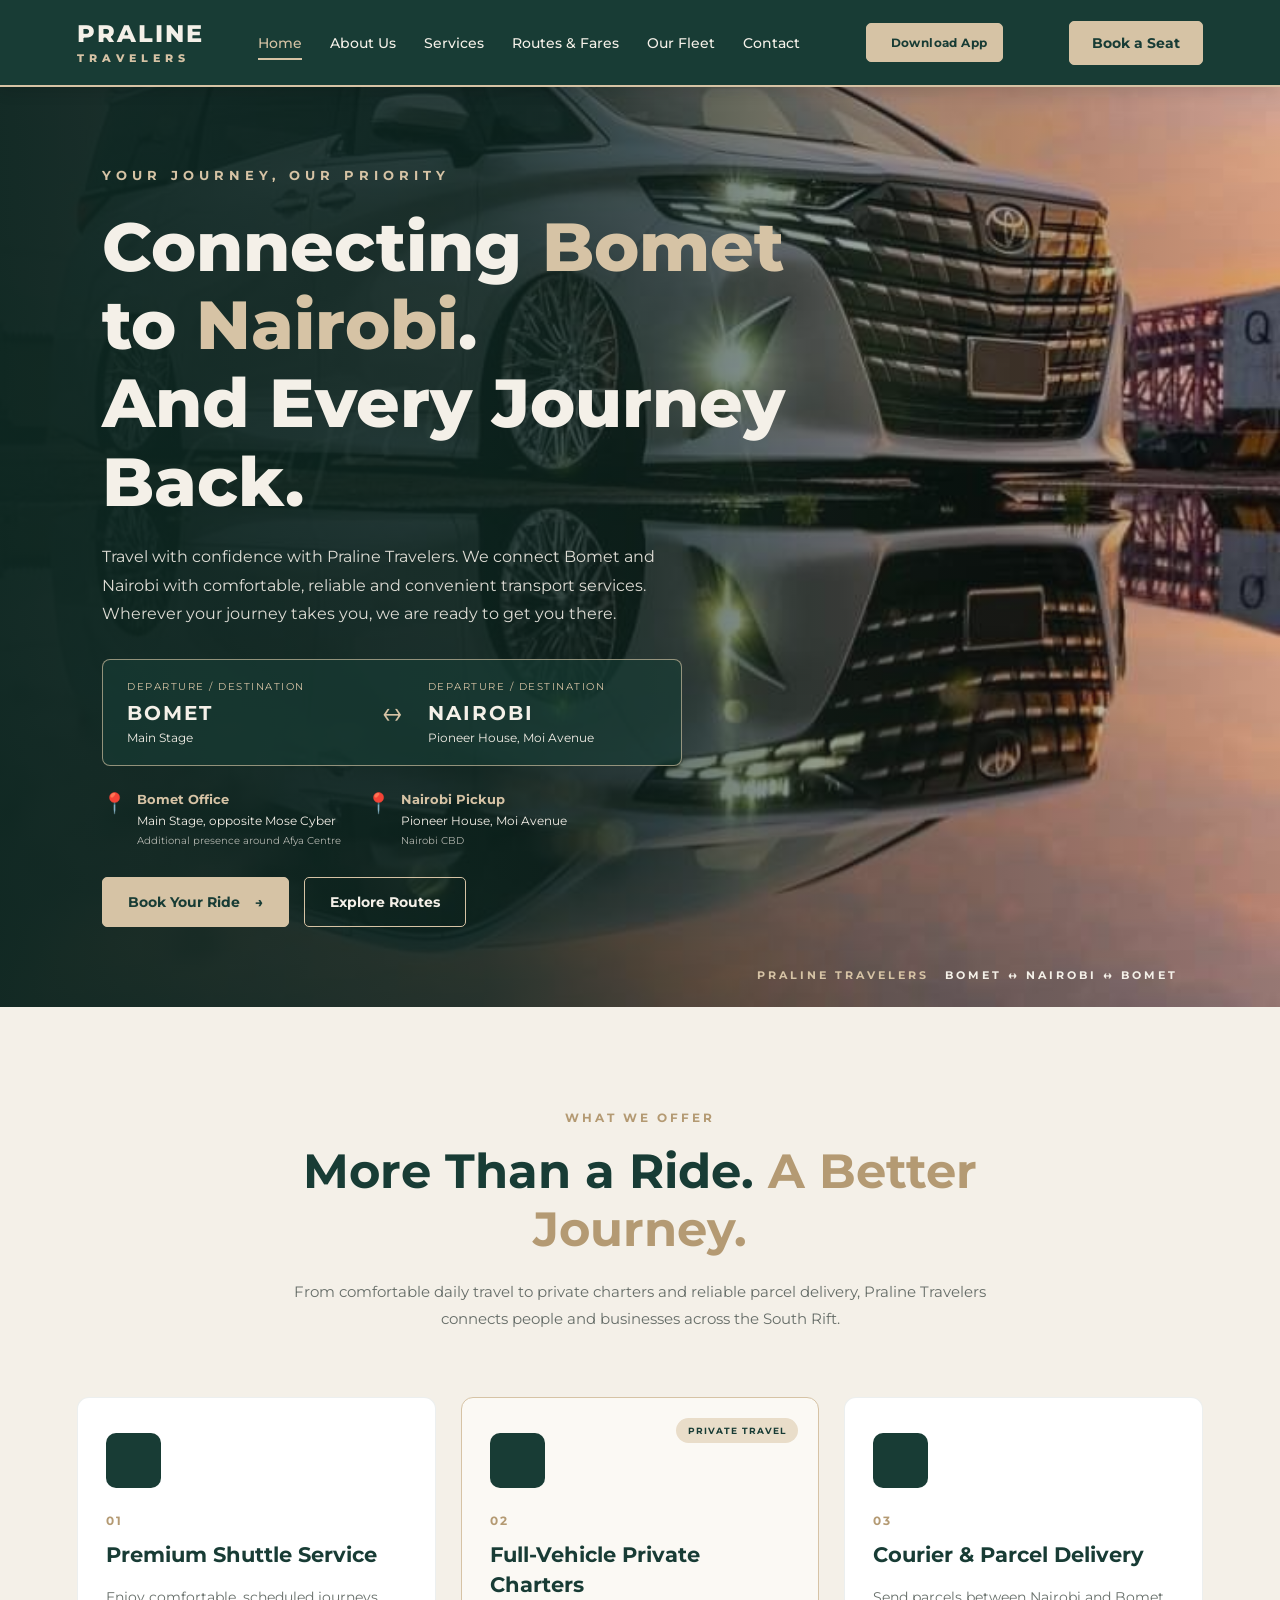
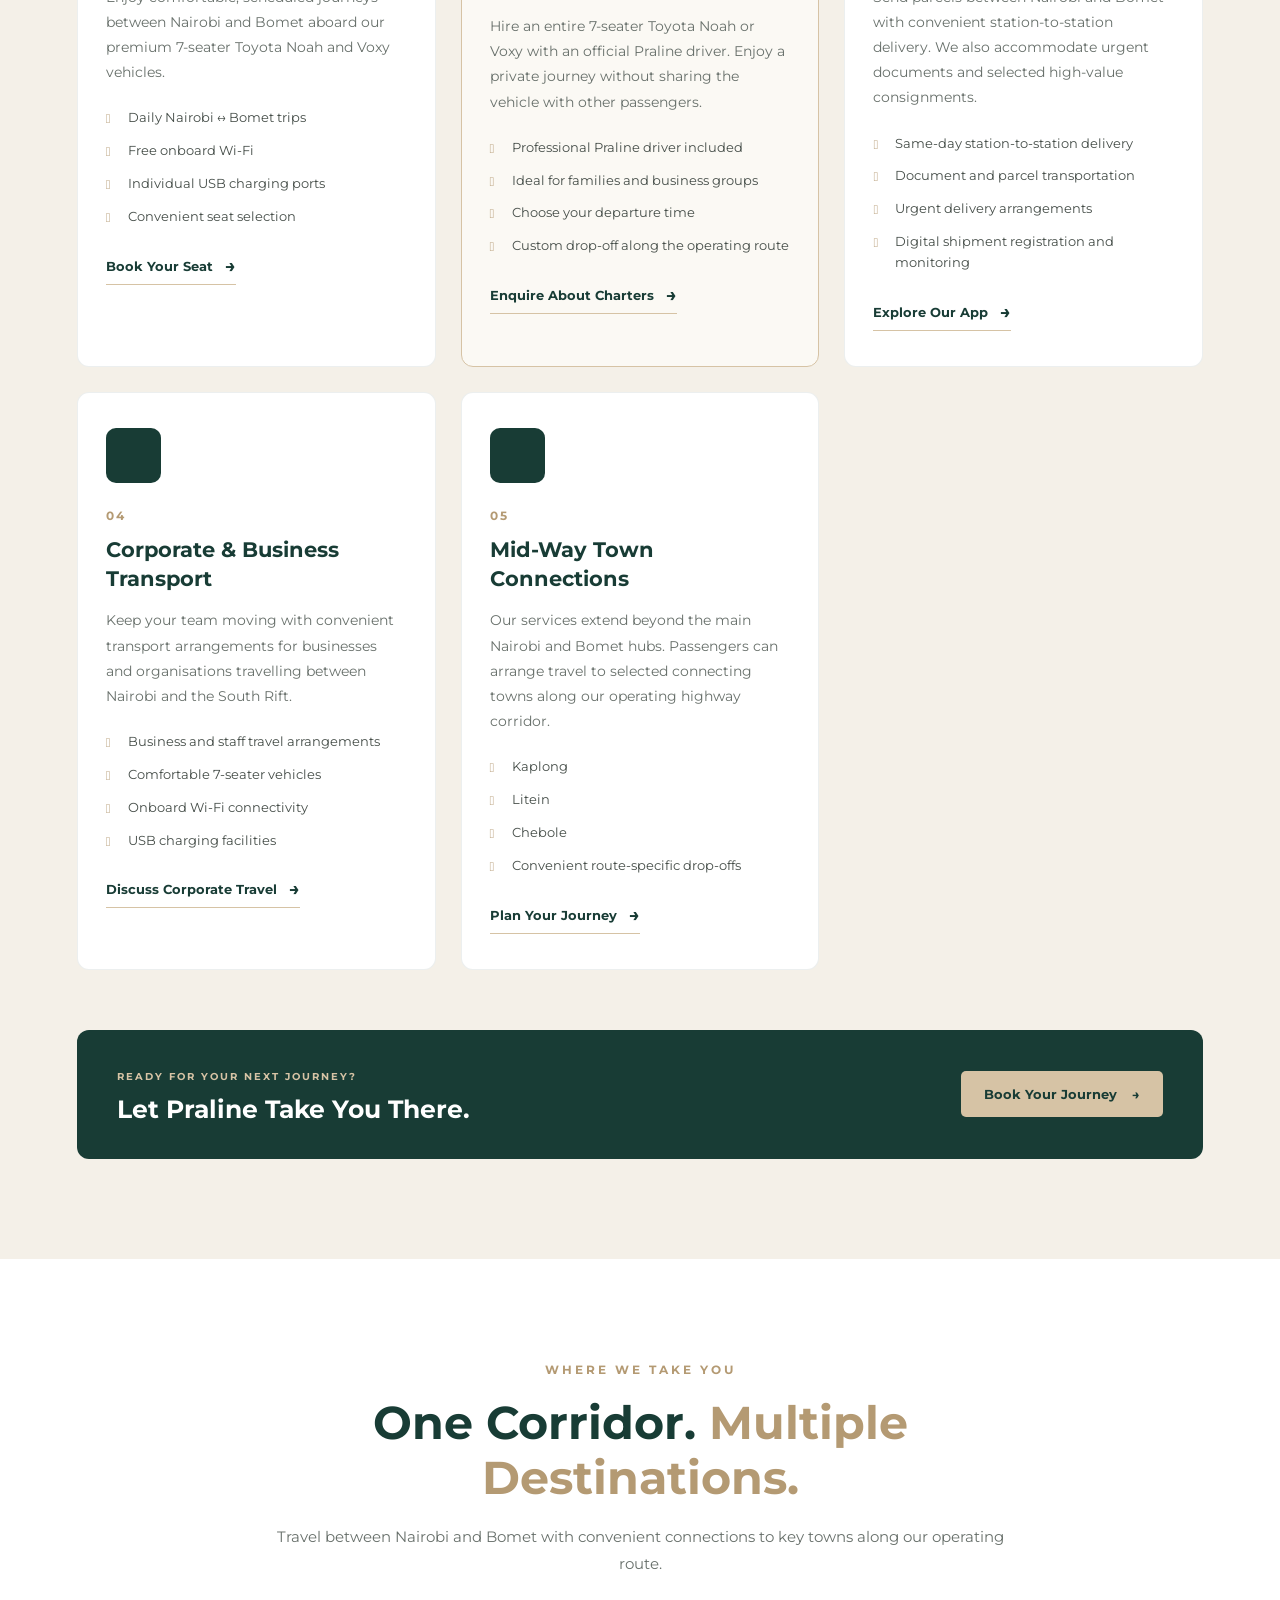
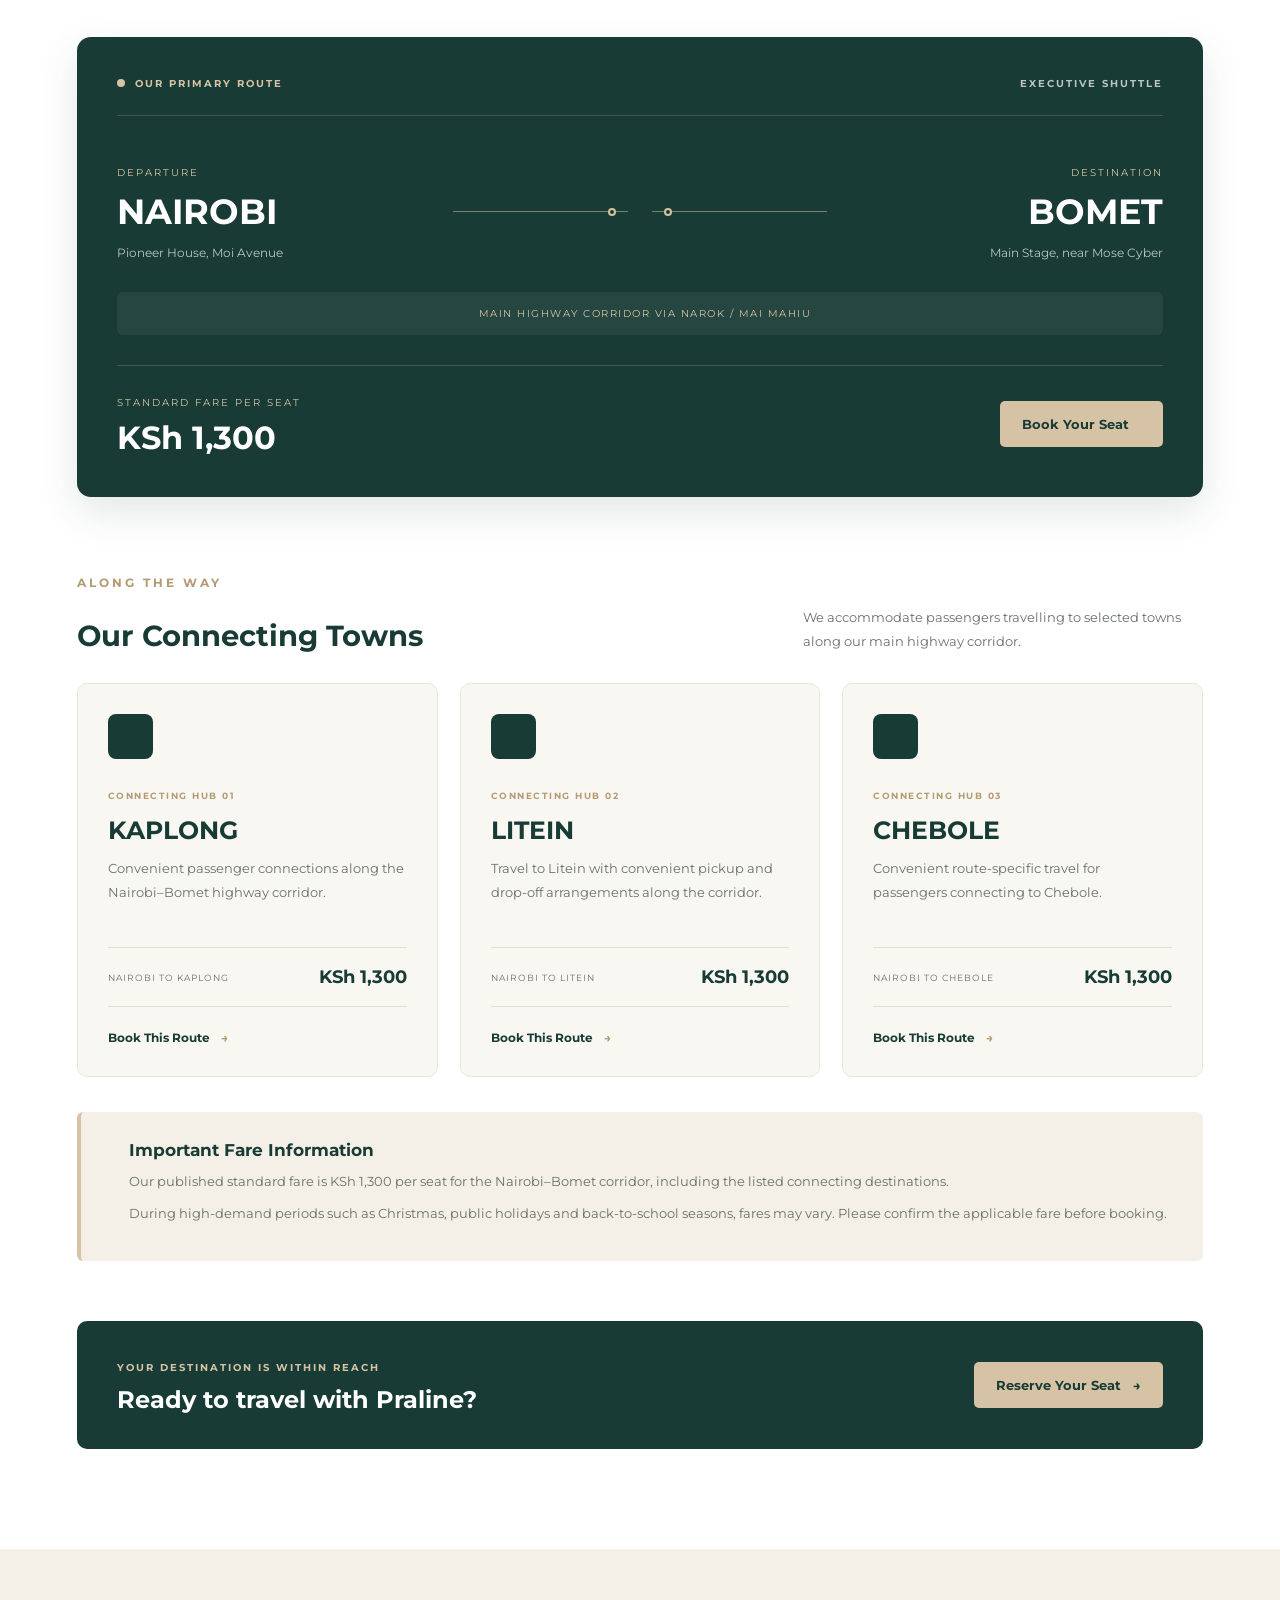
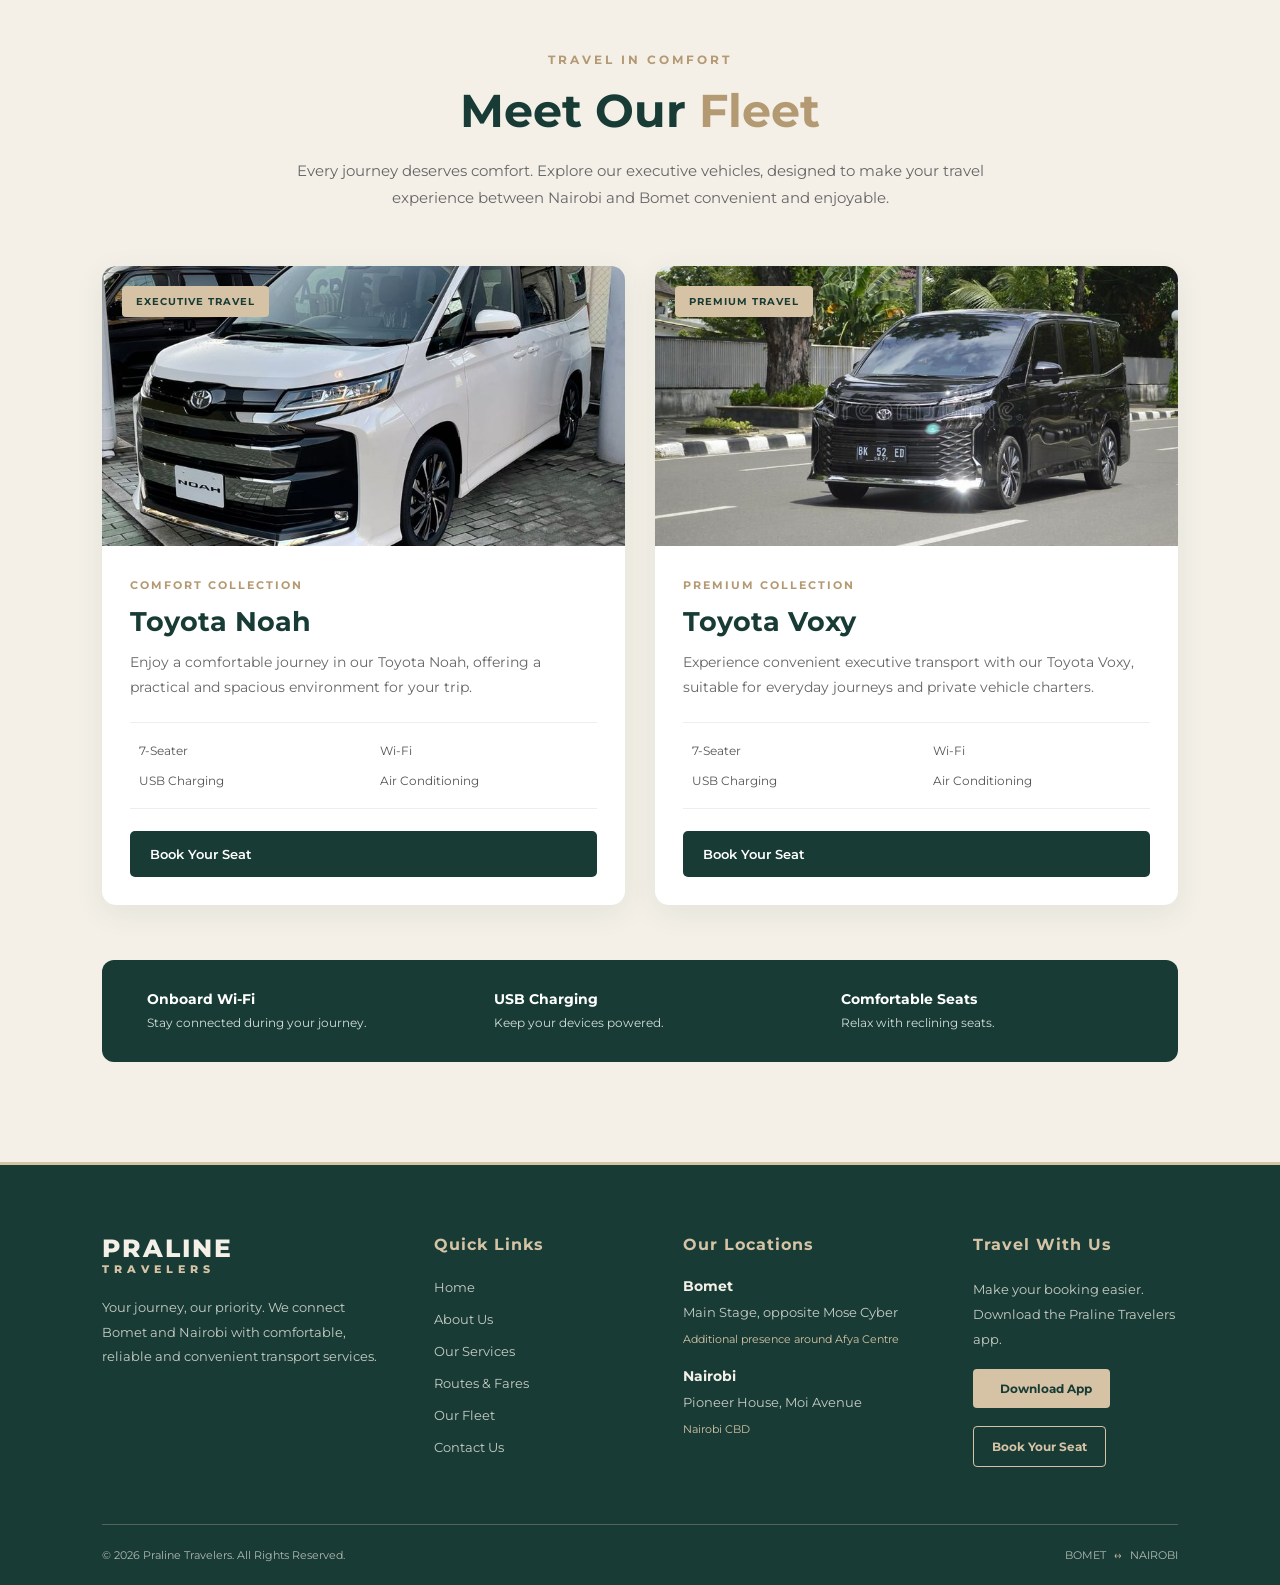
<file: index.html>
<!DOCTYPE html>
<html lang="en">

<head>
    <meta charset="UTF-8">
    <meta name="viewport" content="width=device-width, initial-scale=1.0">

    <title>PRALINE TRAVELERS</title>

    <!-- Google Fonts -->
    <link rel="preconnect" href="https://fonts.googleapis.com">
    <link rel="preconnect" href="https://fonts.gstatic.com" crossorigin>

    <link href="https://fonts.googleapis.com/css2?family=Montserrat:wght@400;500;600;700;800&display=swap" rel="stylesheet">

    <!-- Main Stylesheet -->
    <link rel="stylesheet" href="css/style.css">

    <!-- Main JavaScript -->
    <script src="js/script.js" defer></script>

</head>

<body>

    <!-- =================================
         HEADER / NAVBAR
    ================================== -->

    <header class="header">

        <nav class="navbar">

            <!-- LOGO -->
            <a href="#home" class="logo">
                PRALINE
                <span>TRAVELERS</span>
            </a>


            <!-- NAVIGATION LINKS -->
            <ul class="nav-links" id="navLinks">

                <li>
                    <a href="#home" class="active">Home</a>
                </li>

                <li>
                    <a href="#about">About Us</a>
                </li>

                <li>
                    <a href="#services">Services</a>
                </li>

                <li>
                    <a href="#routes">Routes & Fares</a>
                </li>

                <li>
                    <a href="#fleet">Our Fleet</a>
                </li>

                <li>
                    <a href="contact.html">Contact</a>
                </li>

                <!-- MOBILE BOOKING -->
                <li class="mobile-booking">
                    <a href="booking.html">Book a seat</a>
                </li>

            </ul>
            <a href="https://play.google.com/store/apps/details?id=com.pralinevoxytravelers.co.ke"
   class="download-app"
   target="_blank"
   rel="noopener noreferrer">
    <i class="fa-solid fa-download"></i>
    Download App
</a>


            <!-- DESKTOP BOOKING BUTTON -->
            <a href="booking.html" class="book-btn">
                Book a Seat
            </a>


            <!-- MOBILE HAMBURGER -->
            <button
                class="menu-toggle"
                id="menuToggle"
                aria-label="Open navigation menu"
                aria-expanded="false"
                aria-controls="navLinks"
                type="button"
            >

                <span></span>
                <span></span>
                <span></span>

            </button>

        </nav>

    </header>
    
<!-- =====================================
     PRALINE TRAVELERS HERO SECTION
===================================== -->

<main>

    <section class="hero" id="about">

        <!-- Dark background overlay -->
        <div class="hero-overlay"></div>

        <!-- Hero content -->
        <div class="hero-content">

            <span class="hero-subtitle">
                YOUR JOURNEY, OUR PRIORITY
            </span>

            <h1>
                Connecting <span>Bomet</span>
                to <span>Nairobi</span>.
                <br>
                And Every Journey Back.
            </h1>

            <p class="hero-description">
                Travel with confidence with Praline Travelers.
                We connect Bomet and Nairobi with comfortable,
                reliable and convenient transport services.
                Wherever your journey takes you, we are ready
                to get you there.
            </p>


            <!-- Route information -->

            <div class="hero-route">

                <div class="route-location">
                    <span class="route-label">DEPARTURE / DESTINATION</span>
                    <h3>BOMET</h3>
                    <p>Main Stage</p>
                </div>

                <div class="route-divider">
                    <span>↔</span>
                </div>

                <div class="route-location">
                    <span class="route-label">DEPARTURE / DESTINATION</span>
                    <h3>NAIROBI</h3>
                    <p>Pioneer House, Moi Avenue</p>
                </div>

            </div>


            <!-- Pickup locations -->

            <div class="pickup-details">

                <div class="pickup-item">
                    <span class="pickup-icon">📍</span>

                    <div>
                        <strong>Bomet Office</strong>
                        <p>Main Stage, opposite Mose Cyber</p>
                        <small>Additional presence around Afya Centre</small>
                    </div>
                </div>

                <div class="pickup-item">
                    <span class="pickup-icon">📍</span>

                    <div>
                        <strong>Nairobi Pickup</strong>
                        <p>Pioneer House, Moi Avenue</p>
                        <small>Nairobi CBD</small>
                    </div>
                </div>

            </div>


            <!-- Hero buttons -->

            <div class="hero-buttons">

                <a href="booking.html" class="hero-btn primary-btn">
                    Book Your Ride <span>→</span>
                </a>

                <a href="#routes" class="hero-btn secondary-btn">
                    Explore Routes
                </a>

            </div>

        </div>

        <!-- Bottom decorative label -->

        <div class="hero-bottom">
            PRALINE TRAVELERS
            <span> BOMET ↔ NAIROBI ↔ BOMET </span>
        </div>

    </section>
    
<!-- =========================================
     SERVICES SECTION
========================================= -->

<section class="services" id="services">

    <div class="services-container">

        <!-- SECTION HEADING -->
        <div class="services-heading">
            <span class="section-subtitle">WHAT WE OFFER</span>

            <h2>
                More Than a Ride.
                <span> A Better Journey.</span>
            </h2>

            <p>
                From comfortable daily travel to private charters
                and reliable parcel delivery, Praline Travelers
                connects people and businesses across the South Rift.
            </p>
        </div>


        <!-- SERVICES GRID -->
        <div class="services-grid">

            <!-- SERVICE 1 -->
            <article class="service-card">

                <div class="service-icon">
                    <i class="fa-solid fa-van-shuttle"></i>
                </div>

                <span class="service-number">01</span>

                <h3>Premium Shuttle Service</h3>

                <p>
                    Enjoy comfortable, scheduled journeys between
                    Nairobi and Bomet aboard our premium 7-seater
                    Toyota Noah and Voxy vehicles.
                </p>

                <ul class="service-features">
                    <li>Daily Nairobi ↔ Bomet trips</li>
                    <li>Free onboard Wi-Fi</li>
                    <li>Individual USB charging ports</li>
                    <li>Convenient seat selection</li>
                </ul>

                <a href="booking.html" class="service-link">
                    Book Your Seat <span>→</span>
                </a>

            </article>


            <!-- SERVICE 2 -->
            <article class="service-card featured-service">

                <span class="featured-label">PRIVATE TRAVEL</span>

                <div class="service-icon">
                    <i class="fa-solid fa-car-side"></i>
                </div>

                <span class="service-number">02</span>

                <h3>Full-Vehicle Private Charters</h3>

                <p>
                    Hire an entire 7-seater Toyota Noah or Voxy
                    with an official Praline driver. Enjoy a
                    private journey without sharing the vehicle
                    with other passengers.
                </p>

                <ul class="service-features">
                    <li>Professional Praline driver included</li>
                    <li>Ideal for families and business groups</li>
                    <li>Choose your departure time</li>
                    <li>Custom drop-off along the operating route</li>
                </ul>

                <a href="#contact" class="service-link">
                    Enquire About Charters <span>→</span>
                </a>

            </article>


            <!-- SERVICE 3 -->
            <article class="service-card">

                <div class="service-icon">
                    <i class="fa-solid fa-box-open"></i>
                </div>

                <span class="service-number">03</span>

                <h3>Courier & Parcel Delivery</h3>

                <p>
                    Send parcels between Nairobi and Bomet with
                    convenient station-to-station delivery.
                    We also accommodate urgent documents and
                    selected high-value consignments.
                </p>

                <ul class="service-features">
                    <li>Same-day station-to-station delivery</li>
                    <li>Document and parcel transportation</li>
                    <li>Urgent delivery arrangements</li>
                    <li>Digital shipment registration and monitoring</li>
                </ul>

                <a href="https://play.google.com/store/apps/details?id=com.pralinevoxytravelers.co.ke"
                   target="_blank"
                   rel="noopener noreferrer"
                   class="service-link">
                    Explore Our App <span>→</span>
                </a>

            </article>


            <!-- SERVICE 4 -->
            <article class="service-card">

                <div class="service-icon">
                    <i class="fa-solid fa-briefcase"></i>
                </div>

                <span class="service-number">04</span>

                <h3>Corporate & Business Transport</h3>

                <p>
                    Keep your team moving with convenient transport
                    arrangements for businesses and organisations
                    travelling between Nairobi and the South Rift.
                </p>

                <ul class="service-features">
                    <li>Business and staff travel arrangements</li>
                    <li>Comfortable 7-seater vehicles</li>
                    <li>Onboard Wi-Fi connectivity</li>
                    <li>USB charging facilities</li>
                </ul>

                <a href="#contact" class="service-link">
                    Discuss Corporate Travel <span>→</span>
                </a>

            </article>


            <!-- SERVICE 5 -->
            <article class="service-card">

                <div class="service-icon">
                    <i class="fa-solid fa-route"></i>
                </div>

                <span class="service-number">05</span>

                <h3>Mid-Way Town Connections</h3>

                <p>
                    Our services extend beyond the main Nairobi
                    and Bomet hubs. Passengers can arrange travel
                    to selected connecting towns along our
                    operating highway corridor.
                </p>

                <ul class="service-features">
                    <li>Kaplong</li>
                    <li>Litein</li>
                    <li>Chebole</li>
                    <li>Convenient route-specific drop-offs</li>
                </ul>

                <a href="booking.html" class="service-link">
                    Plan Your Journey <span>→</span>
                </a>

            </article>

        </div>


        <!-- BOTTOM CALL TO ACTION -->
        <div class="services-bottom">

            <div>
                <span>READY FOR YOUR NEXT JOURNEY?</span>

                <h3>
                    Let Praline Take You There.
                </h3>
            </div>

            <a href="booking.html" class="services-cta">
                Book Your Journey <span>→</span>
            </a>

        </div>

    </div>

</section>

<!-- =========================================
     ROUTES & FARES SECTION
========================================= -->

<section class="routes" id="routes">

    <div class="routes-container">

        <!-- SECTION HEADING -->
        <div class="routes-heading">
            <span class="section-subtitle">WHERE WE TAKE YOU</span>

            <h2>
                One Corridor.
                <span>Multiple Destinations.</span>
            </h2>

            <p>
                Travel between Nairobi and Bomet with convenient
                connections to key towns along our operating route.
            </p>
        </div>


        <!-- MAIN ROUTE -->
        <div class="main-route-card">

            <div class="route-top">
                <span class="route-status">
                    <span class="status-dot"></span>
                    OUR PRIMARY ROUTE
                </span>

                <span class="route-type">
                    EXECUTIVE SHUTTLE
                </span>
            </div>

            <div class="route-journey">

                <div class="route-city">
                    <span>DEPARTURE</span>
                    <h3>NAIROBI</h3>
                    <p>Pioneer House, Moi Avenue</p>
                </div>

                <div class="route-line">
                    <span class="route-line-dot"></span>
                    <i class="fa-solid fa-van-shuttle"></i>
                    <span class="route-line-dot"></span>
                </div>

                <div class="route-city destination">
                    <span>DESTINATION</span>
                    <h3>BOMET</h3>
                    <p>Main Stage, near Mose Cyber</p>
                </div>

            </div>

            <div class="route-highway">
                <i class="fa-solid fa-road"></i>
                MAIN HIGHWAY CORRIDOR VIA NAROK / MAI MAHIU
            </div>

            <div class="main-fare">

                <div>
                    <span>STANDARD FARE PER SEAT</span>
                    <h3>KSh 1,300</h3>
                </div>

                <a href="booking.html" class="route-book-btn">
                    Book Your Seat <span>→</span>
                </a>

            </div>

        </div>


        <!-- CONNECTING DESTINATIONS -->
        <div class="connecting-heading">
            <div>
                <span class="section-subtitle">ALONG THE WAY</span>
                <h3>Our Connecting Towns</h3>
            </div>

            <p>
                We accommodate passengers travelling to selected
                towns along our main highway corridor.
            </p>
        </div>


        <div class="connecting-grid">

            <!-- KAPLONG -->
            <article class="connecting-card">

                <div class="connecting-icon">
                    <i class="fa-solid fa-location-dot"></i>
                </div>

                <span class="destination-label">CONNECTING HUB 01</span>

                <h3>KAPLONG</h3>

                <p>
                    Convenient passenger connections along the
                    Nairobi–Bomet highway corridor.
                </p>

                <div class="destination-fare">
                    <span>NAIROBI TO KAPLONG</span>
                    <strong>KSh 1,300</strong>
                </div>

                <a href="booking.html">
                    Book This Route <span>→</span>
                </a>

            </article>


            <!-- LITEIN -->
            <article class="connecting-card">

                <div class="connecting-icon">
                    <i class="fa-solid fa-location-dot"></i>
                </div>

                <span class="destination-label">CONNECTING HUB 02</span>

                <h3>LITEIN</h3>

                <p>
                    Travel to Litein with convenient pickup and
                    drop-off arrangements along the corridor.
                </p>

                <div class="destination-fare">
                    <span>NAIROBI TO LITEIN</span>
                    <strong>KSh 1,300</strong>
                </div>

                <a href="booking.html">
                    Book This Route <span>→</span>
                </a>

            </article>


            <!-- CHEBOLE -->
            <article class="connecting-card">

                <div class="connecting-icon">
                    <i class="fa-solid fa-location-dot"></i>
                </div>

                <span class="destination-label">CONNECTING HUB 03</span>

                <h3>CHEBOLE</h3>

                <p>
                    Convenient route-specific travel for passengers
                    connecting to Chebole.
                </p>

                <div class="destination-fare">
                    <span>NAIROBI TO CHEBOLE</span>
                    <strong>KSh 1,300</strong>
                </div>

                <a href="booking.html">
                    Book This Route <span>→</span>
                </a>

            </article>

        </div>


        <!-- FARE INFORMATION -->
        <div class="fare-information">

            <div class="fare-info-icon">
                <i class="fa-solid fa-circle-info"></i>
            </div>

            <div class="fare-info-content">

                <h3>Important Fare Information</h3>

                <p>
                    Our published standard fare is KSh 1,300 per seat
                    for the Nairobi–Bomet corridor, including the
                    listed connecting destinations.
                </p>

                <p>
                    During high-demand periods such as Christmas,
                    public holidays and back-to-school seasons,
                    fares may vary. Please confirm the applicable
                    fare before booking.
                </p>

            </div>

        </div>


        <!-- ROUTE CTA -->
        <div class="routes-bottom">

            <div>
                <span>YOUR DESTINATION IS WITHIN REACH</span>
                <h3>Ready to travel with Praline?</h3>
            </div>

            <a href="booking.html" class="routes-cta">
                Reserve Your Seat <span>→</span>
            </a>

        </div>

    </div>

</section>

<!-- =========================================
     PRALINE TRAVELERS - OUR FLEET
========================================= -->

<section class="fleet" id="fleet">

    <div class="fleet-container">

        <!-- Section heading -->
        <div class="fleet-heading">
            <span class="fleet-subtitle">TRAVEL IN COMFORT</span>

            <h2>Meet Our <span>Fleet</span></h2>

            <p>
                Every journey deserves comfort. Explore our executive
                vehicles, designed to make your travel experience
                between Nairobi and Bomet convenient and enjoyable.
            </p>
        </div>


        <!-- Vehicle cards -->
        <div class="fleet-grid">

            <!-- Toyota Noah -->
            <article class="fleet-card">

                <div class="fleet-image">
                    <img
                        src="./images/toyota-noahjpg.jpg"
                        alt="Toyota Noah operated by Praline Travelers"
                    >

                    <span class="fleet-tag">EXECUTIVE TRAVEL</span>
                </div>

                <div class="fleet-content">

                    <span class="fleet-category">COMFORT COLLECTION</span>

                    <h3>Toyota Noah</h3>

                    <p>
                        Enjoy a comfortable journey in our Toyota Noah,
                        offering a practical and spacious environment
                        for your trip.
                    </p>

                    <div class="fleet-specs">
                        <span><i class="fa-solid fa-users"></i> 7-Seater</span>
                        <span><i class="fa-solid fa-wifi"></i> Wi-Fi</span>
                        <span><i class="fa-solid fa-plug"></i> USB Charging</span>
                        <span><i class="fa-solid fa-snowflake"></i> Air Conditioning</span>
                    </div>

                    <a href="booking.html" class="fleet-book-btn">
                        Book Your Seat <i class="fa-solid fa-arrow-right"></i>
                    </a>

                </div>
            </article>


            <!-- Toyota Voxy -->
            <article class="fleet-card">

                <div class="fleet-image">
                    <img
                        src="./images/toyota-voxy.jpg"
                        alt="Toyota Voxy operated by Praline Travelers"
                    >

                    <span class="fleet-tag">PREMIUM TRAVEL</span>
                </div>

                <div class="fleet-content">

                    <span class="fleet-category">PREMIUM COLLECTION</span>

                    <h3>Toyota Voxy</h3>

                    <p>
                        Experience convenient executive transport
                        with our Toyota Voxy, suitable for everyday
                        journeys and private vehicle charters.
                    </p>

                    <div class="fleet-specs">
                        <span><i class="fa-solid fa-users"></i> 7-Seater</span>
                        <span><i class="fa-solid fa-wifi"></i> Wi-Fi</span>
                        <span><i class="fa-solid fa-plug"></i> USB Charging</span>
                        <span><i class="fa-solid fa-snowflake"></i> Air Conditioning</span>
                    </div>

                    <a href="booking.html" class="fleet-book-btn">
                        Book Your Seat <i class="fa-solid fa-arrow-right"></i>
                    </a>

                </div>
            </article>

        </div>


        <!-- Fleet features -->
        <div class="fleet-bottom">

            <div class="fleet-feature">
                <i class="fa-solid fa-wifi"></i>
                <div>
                    <h4>Onboard Wi-Fi</h4>
                    <p>Stay connected during your journey.</p>
                </div>
            </div>

            <div class="fleet-feature">
                <i class="fa-solid fa-plug"></i>
                <div>
                    <h4>USB Charging</h4>
                    <p>Keep your devices powered.</p>
                </div>
            </div>

            <div class="fleet-feature">
                <i class="fa-solid fa-couch"></i>
                <div>
                    <h4>Comfortable Seats</h4>
                    <p>Relax with reclining seats.</p>
                </div>
            </div>

        </div>

    </div>

</section>



</main>

<!-- =========================================
     PRALINE TRAVELERS FOOTER
========================================= -->

<footer class="footer">

    <div class="footer-container">

        <!-- COMPANY INFORMATION -->
        <div class="footer-column footer-about">

            <a href="#home" class="footer-logo">
                PRALINE
                <span>TRAVELERS</span>
            </a>

            <p>
                Your journey, our priority. We connect
                Bomet and Nairobi with comfortable,
                reliable and convenient transport services.
            </p>

        </div>


        <!-- QUICK LINKS -->
        <div class="footer-column">

            <h3>Quick Links</h3>

            <ul>
                <li><a href="#home">Home</a></li>
                <li><a href="#about">About Us</a></li>
                <li><a href="#services">Our Services</a></li>
                <li><a href="#routes">Routes & Fares</a></li>
                <li><a href="#fleet">Our Fleet</a></li>
                <li><a href="#contact">Contact Us</a></li>
            </ul>

        </div>


        <!-- OUR LOCATIONS -->
        <div class="footer-column">

            <h3>Our Locations</h3>

            <div class="footer-location">
                <strong>Bomet</strong>
                <p>Main Stage, opposite Mose Cyber</p>
                <small>Additional presence around Afya Centre</small>
            </div>

            <div class="footer-location">
                <strong>Nairobi</strong>
                <p>Pioneer House, Moi Avenue</p>
                <small>Nairobi CBD</small>
            </div>

        </div>


        <!-- DOWNLOAD APP -->
        <div class="footer-column footer-app">

            <h3>Travel With Us</h3>

            <p>
                Make your booking easier.
                Download the Praline Travelers app.
            </p>

            <a href="YOUR_APP_DOWNLOAD_LINK"
               class="footer-download">
                <i class="fa-solid fa-download"></i>
                Download App
            </a>

            <a href="#booking" class="footer-book">
                Book Your Seat
            </a>

        </div>

    </div>


    <!-- FOOTER BOTTOM -->
    <div class="footer-bottom">

        <p>
            &copy; 2026 Praline Travelers.
            All Rights Reserved.
        </p>

        <p>
            BOMET <span>↔</span> NAIROBI
        </p>

    </div>

</footer>




    


</body>
</html>
</file>
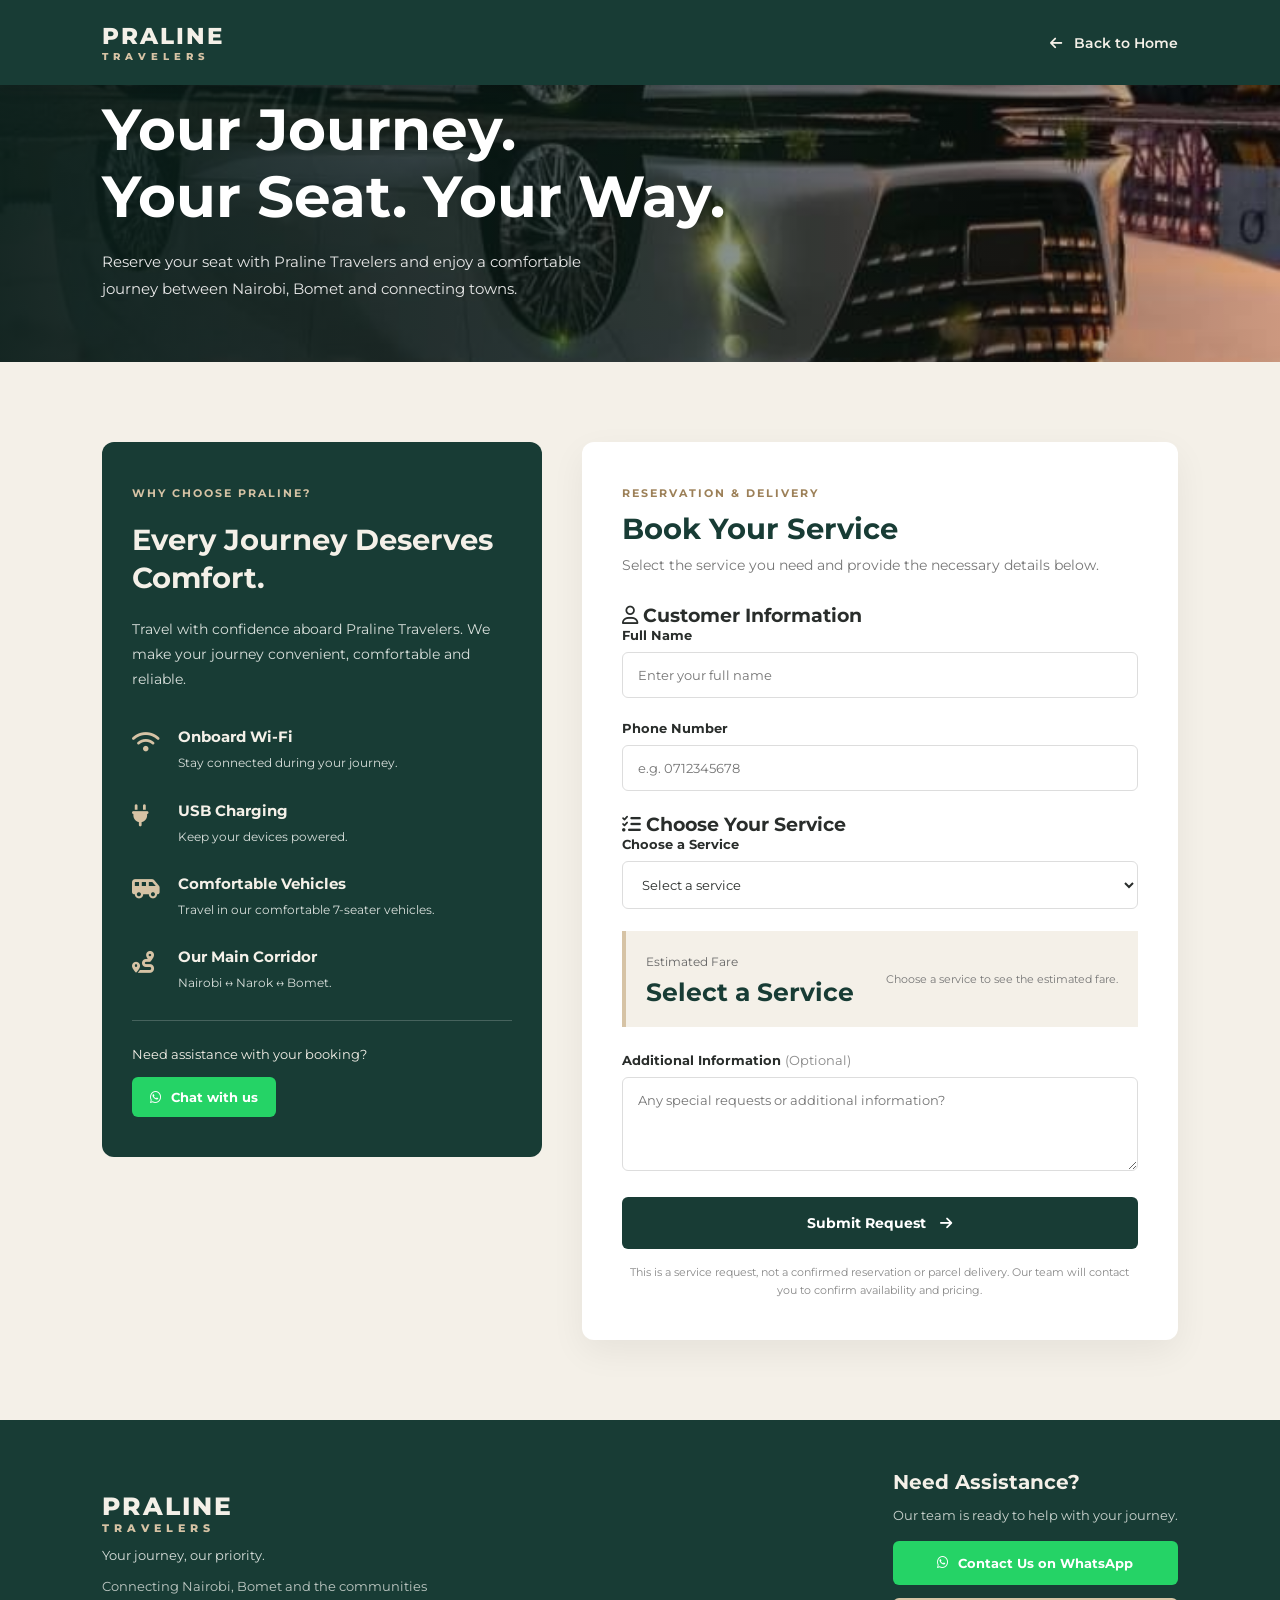
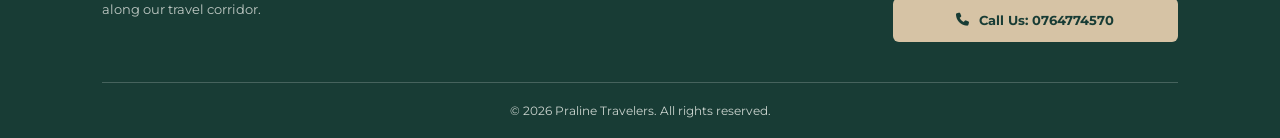
<file: booking.html>
<!DOCTYPE html>
<html lang="en">

<head>
    <meta charset="UTF-8">
    <meta name="viewport" content="width=device-width, initial-scale=1.0">

    <title>Book a Seat | Praline Travelers</title>

    <!-- Google Fonts -->
    <link rel="preconnect" href="https://fonts.googleapis.com">
    <link rel="preconnect" href="https://fonts.gstatic.com" crossorigin>

    <link
        href="https://fonts.googleapis.com/css2?family=Montserrat:wght@400;500;600;700;800&display=swap"
        rel="stylesheet"
    >

    <!-- Booking page stylesheet -->
    <link rel="stylesheet" href="./css/booking.css">

    <!-- Font Awesome icons -->
    <link
        rel="stylesheet"
        href="https://cdnjs.cloudflare.com/ajax/libs/font-awesome/6.5.2/css/all.min.css"
    >

    <!-- Booking JavaScript -->
    <script src="./js/booking.js" defer></script>

</head>

<body>


    <!-- =================================
         HEADER
    ================================== -->

    <header class="booking-header">

        <a href="index.html" class="booking-logo">

            <span>PRALINE</span>

            <small>TRAVELERS</small>

        </a>


        <a href="index.html" class="back-home">

            <i class="fa-solid fa-arrow-left"></i>

            Back to Home

        </a>

    </header>



    <!-- =================================
         BOOKING HERO
    ================================== -->

    <section class="booking-hero">

        <div class="booking-hero-overlay"></div>

        <div class="booking-hero-content">

            <span>TRAVEL WITH CONFIDENCE</span>

            <h1>
                Your Journey.<br>
                Your Seat. Your Way.
            </h1>

            <p>
                Reserve your seat with Praline Travelers
                and enjoy a comfortable journey between
                Nairobi, Bomet and connecting towns.
            </p>

        </div>

    </section>



    <!-- =================================
         BOOKING SECTION
    ================================== -->

    <main class="booking-section">

        <div class="booking-container">


            <!-- =================================
                 LEFT INFORMATION PANEL
            ================================== -->

            <aside class="booking-sidebar">

                <span class="sidebar-label">
                    WHY CHOOSE PRALINE?
                </span>

                <h2>Every Journey Deserves Comfort.</h2>

                <p>
                    Travel with confidence aboard Praline Travelers.
                    We make your journey convenient, comfortable
                    and reliable.
                </p>


                <!-- WIFI -->

                <div class="booking-benefit">

                    <i class="fa-solid fa-wifi"></i>

                    <div>

                        <h3>Onboard Wi-Fi</h3>

                        <p>
                            Stay connected during your journey.
                        </p>

                    </div>

                </div>


                <!-- USB CHARGING -->

                <div class="booking-benefit">

                    <i class="fa-solid fa-plug"></i>

                    <div>

                        <h3>USB Charging</h3>

                        <p>
                            Keep your devices powered.
                        </p>

                    </div>

                </div>


                <!-- VEHICLES -->

                <div class="booking-benefit">

                    <i class="fa-solid fa-van-shuttle"></i>

                    <div>

                        <h3>Comfortable Vehicles</h3>

                        <p>
                            Travel in our comfortable 7-seater vehicles.
                        </p>

                    </div>

                </div>


                <!-- ROUTES -->

                <div class="booking-benefit">

                    <i class="fa-solid fa-route"></i>

                    <div>

                        <h3>Our Main Corridor</h3>

                        <p>
                            Nairobi ↔ Narok ↔ Bomet.
                        </p>

                    </div>

                </div>


                <!-- WHATSAPP SIDEBAR LINK -->

                <div class="sidebar-contact">

                    <p>
                        Need assistance with your booking?
                    </p>

                    <a
                        href="https://wa.me/254764774570?text=Hello%20Praline%20Travelers,%20I%20need%20assistance%20with%20a%20booking."
                        target="_blank"
                        rel="noopener noreferrer"
                    >

                        <i class="fa-brands fa-whatsapp"></i>

                        Chat with us

                    </a>

                </div>

            </aside>



            <!-- =================================
                 BOOKING FORM
            ================================== -->

            <section class="booking-form-card">

                <div class="form-heading">

                    <span>RESERVATION & DELIVERY</span>

                    <h2>Book Your Service</h2>

                    <p>
                        Select the service you need and provide
                        the necessary details below.
                    </p>

                </div>


                <form id="bookingForm">


                    <!-- =================================
                         CUSTOMER INFORMATION
                    ================================== -->

                    <h3 class="form-section-title">

                        <i class="fa-regular fa-user"></i>

                        Customer Information

                    </h3>


                    <!-- FULL NAME -->

                    <div class="form-group">

                        <label for="fullName">
                            Full Name
                        </label>

                        <input
                            type="text"
                            id="fullName"
                            name="fullName"
                            placeholder="Enter your full name"
                            autocomplete="name"
                            required
                        >

                    </div>


                    <!-- PHONE NUMBER -->

                    <div class="form-group">

                        <label for="phoneNumber">
                            Phone Number
                        </label>

                        <input
                            type="tel"
                            id="phoneNumber"
                            name="phoneNumber"
                            placeholder="e.g. 0712345678"
                            autocomplete="tel"
                            required
                        >

                    </div>



                    <!-- =================================
                         SERVICE SELECTION
                    ================================== -->

                    <h3 class="form-section-title">

                        <i class="fa-solid fa-list-check"></i>

                        Choose Your Service

                    </h3>


                    <div class="form-group">

                        <label for="serviceType">
                            Choose a Service
                        </label>

                        <select
                            id="serviceType"
                            name="serviceType"
                            required
                        >

                            <option value="">
                                Select a service
                            </option>

                            <option value="shuttle">
                                Premium Shuttle Service
                            </option>

                            <option value="charter">
                                Full-Vehicle Private Charter
                            </option>

                            <option value="parcel">
                                Courier & Parcel Delivery
                            </option>

                        </select>

                    </div>



                    <!-- =================================
                         SHUTTLE / CHARTER DETAILS
                    ================================== -->

                    <div id="travelFields">

                        <h3 class="form-section-title">

                            <i class="fa-solid fa-route"></i>

                            Travel Details

                        </h3>


                        <!-- DEPARTURE AND DESTINATION -->

                        <div class="form-row">

                            <div class="form-group">

                                <label for="departure">
                                    Departure
                                </label>

                                <select
                                    id="departure"
                                    name="departure"
                                >

                                    <option value="">
                                        Select departure
                                    </option>

                                    <option value="Nairobi">
                                        Nairobi
                                    </option>

                                    <option value="Bomet">
                                        Bomet
                                    </option>

                                </select>

                            </div>


                            <div class="form-group">

                                <label for="destination">
                                    Destination
                                </label>

                                <select
                                    id="destination"
                                    name="destination"
                                >

                                    <option value="">
                                        Select destination
                                    </option>

                                </select>

                            </div>

                        </div>


                        <!-- TRAVEL DATE -->

                        <div class="form-group">

                            <label for="travelDate">
                                Travel Date
                            </label>

                            <input
                                type="date"
                                id="travelDate"
                                name="travelDate"
                            >

                        </div>


                        <!-- NUMBER OF PASSENGERS -->

                        <div
                            class="form-group"
                            id="passengerGroup"
                        >

                            <label for="passengers">
                                Number of Seats
                            </label>

                            <select
                                id="passengers"
                                name="passengers"
                            >

                                <option value="1">
                                    1 Passenger
                                </option>

                                <option value="2">
                                    2 Passengers
                                </option>

                                <option value="3">
                                    3 Passengers
                                </option>

                                <option value="4">
                                    4 Passengers
                                </option>

                                <option value="5">
                                    5 Passengers
                                </option>

                                <option value="6">
                                    6 Passengers
                                </option>

                                <option value="7">
                                    7 Passengers
                                </option>

                            </select>

                        </div>

                    </div>



                    <!-- =================================
                         PARCEL DELIVERY DETAILS
                    ================================== -->

                    <div id="parcelFields" hidden>

                        <h3 class="form-section-title">

                            <i class="fa-solid fa-box"></i>

                            Parcel Information

                        </h3>


                        <!-- RECIPIENT NAME -->

                        <div class="form-group">

                            <label for="recipientName">
                                Recipient's Full Name
                            </label>

                            <input
                                type="text"
                                id="recipientName"
                                name="recipientName"
                                placeholder="Enter recipient's name"
                            >

                        </div>


                        <!-- RECIPIENT PHONE -->

                        <div class="form-group">

                            <label for="recipientPhone">
                                Recipient's Phone Number
                            </label>

                            <input
                                type="tel"
                                id="recipientPhone"
                                name="recipientPhone"
                                placeholder="e.g. 0712345678"
                            >

                        </div>


                        <!-- PICKUP AND DELIVERY LOCATIONS -->

                        <div class="form-row">

                            <div class="form-group">

                                <label for="parcelPickup">
                                    Pickup Location
                                </label>

                                <select
                                    id="parcelPickup"
                                    name="parcelPickup"
                                >

                                    <option value="">
                                        Select pickup
                                    </option>

                                    <option value="Nairobi">
                                        Nairobi
                                    </option>

                                    <option value="Bomet">
                                        Bomet
                                    </option>

                                    <option value="Kaplong">
                                        Kaplong
                                    </option>

                                    <option value="Litein">
                                        Litein
                                    </option>

                                    <option value="Chebole">
                                        Chebole
                                    </option>

                                </select>

                            </div>


                            <div class="form-group">

                                <label for="parcelDestination">
                                    Delivery Location
                                </label>

                                <select
                                    id="parcelDestination"
                                    name="parcelDestination"
                                >

                                    <option value="">
                                        Select destination
                                    </option>

                                    <option value="Nairobi">
                                        Nairobi
                                    </option>

                                    <option value="Bomet">
                                        Bomet
                                    </option>

                                    <option value="Kaplong">
                                        Kaplong
                                    </option>

                                    <option value="Litein">
                                        Litein
                                    </option>

                                    <option value="Chebole">
                                        Chebole
                                    </option>

                                </select>

                            </div>

                        </div>


                        <!-- PARCEL DESCRIPTION -->

                        <div class="form-group">

                            <label for="parcelDescription">
                                Parcel Description
                            </label>

                            <textarea
                                id="parcelDescription"
                                name="parcelDescription"
                                rows="4"
                                placeholder="Describe the parcel you want to send..."
                            ></textarea>

                        </div>


                        <!-- DELIVERY DATE -->

                        <div class="form-group">

                            <label for="parcelDate">
                                Preferred Delivery Date
                            </label>

                            <input
                                type="date"
                                id="parcelDate"
                                name="parcelDate"
                            >

                        </div>


                        <!-- PARCEL NOTICE -->

                        <p class="parcel-notice">

                            <i class="fa-solid fa-circle-info"></i>

                            Parcel delivery charges depend on the
                            parcel and delivery location. Our team
                            will contact you with a quotation.

                        </p>

                    </div>



                    <!-- =================================
                         FARE SUMMARY
                    ================================== -->

                    <div
                        class="fare-summary"
                        id="fareSummary"
                    >

                        <div>

                            <span>Estimated Fare</span>

                            <h3 id="fareAmount">
                                Select a Service
                            </h3>

                        </div>

                        <p id="fareNote">
                            Choose a service to see the estimated fare.
                        </p>

                    </div>



                    <!-- =================================
                         ADDITIONAL INFORMATION
                    ================================== -->

                    <div class="form-group">

                        <label for="message">

                            Additional Information

                            <span>(Optional)</span>

                        </label>

                        <textarea
                            id="message"
                            name="message"
                            rows="4"
                            placeholder="Any special requests or additional information?"
                        ></textarea>

                    </div>



                    <!-- =================================
                         SUBMIT BUTTON
                    ================================== -->

                    <button
                        type="submit"
                        class="submit-booking-btn"
                    >

                        Submit Request

                        <i class="fa-solid fa-arrow-right"></i>

                    </button>


                    <!-- BOOKING FEEDBACK -->

                    <div
                        id="bookingFeedback"
                        aria-live="polite"
                    ></div>


                    <!-- DISCLAIMER -->

                    <p class="form-disclaimer">

                        This is a service request, not a confirmed
                        reservation or parcel delivery. Our team will
                        contact you to confirm availability and pricing.

                    </p>

                </form>

            </section>

        </div>

    </main>



    <!-- =================================
         FOOTER
    ================================== -->

    <footer class="booking-footer">

        <div class="footer-content">


            <!-- FOOTER BRAND -->

            <div class="footer-brand">

                <a href="index.html" class="footer-logo">

                    PRALINE

                    <span>TRAVELERS</span>

                </a>

                <p>
                    Your journey, our priority.
                </p>

                <p class="footer-description">

                    Connecting Nairobi, Bomet and the communities
                    along our travel corridor.

                </p>

            </div>



            <!-- FOOTER CONTACT -->

            <div class="footer-contact">

                <h3>Need Assistance?</h3>

                <p>
                    Our team is ready to help with your journey.
                </p>


                <!-- WHATSAPP LINK -->

                <a
                    href="https://wa.me/254764774570?text=Hello%20Praline%20Travelers,%20I%20need%20assistance%20with%20a%20booking."
                    class="whatsapp-btn"
                    target="_blank"
                    rel="noopener noreferrer"
                >

                    <i class="fa-brands fa-whatsapp"></i>

                    Contact Us on WhatsApp

                </a>


                <!-- PHONE LINK -->

                <a
                    href="tel:+254764774570"
                    class="call-btn"
                >

                    <i class="fa-solid fa-phone"></i>

                    Call Us: 0764774570

                </a>

            </div>

        </div>



        <!-- COPYRIGHT -->

        <div class="footer-bottom">

            <p>
                &copy; 2026 Praline Travelers.
                All rights reserved.
            </p>

        </div>

    </footer>


</body>

</html>
</file>
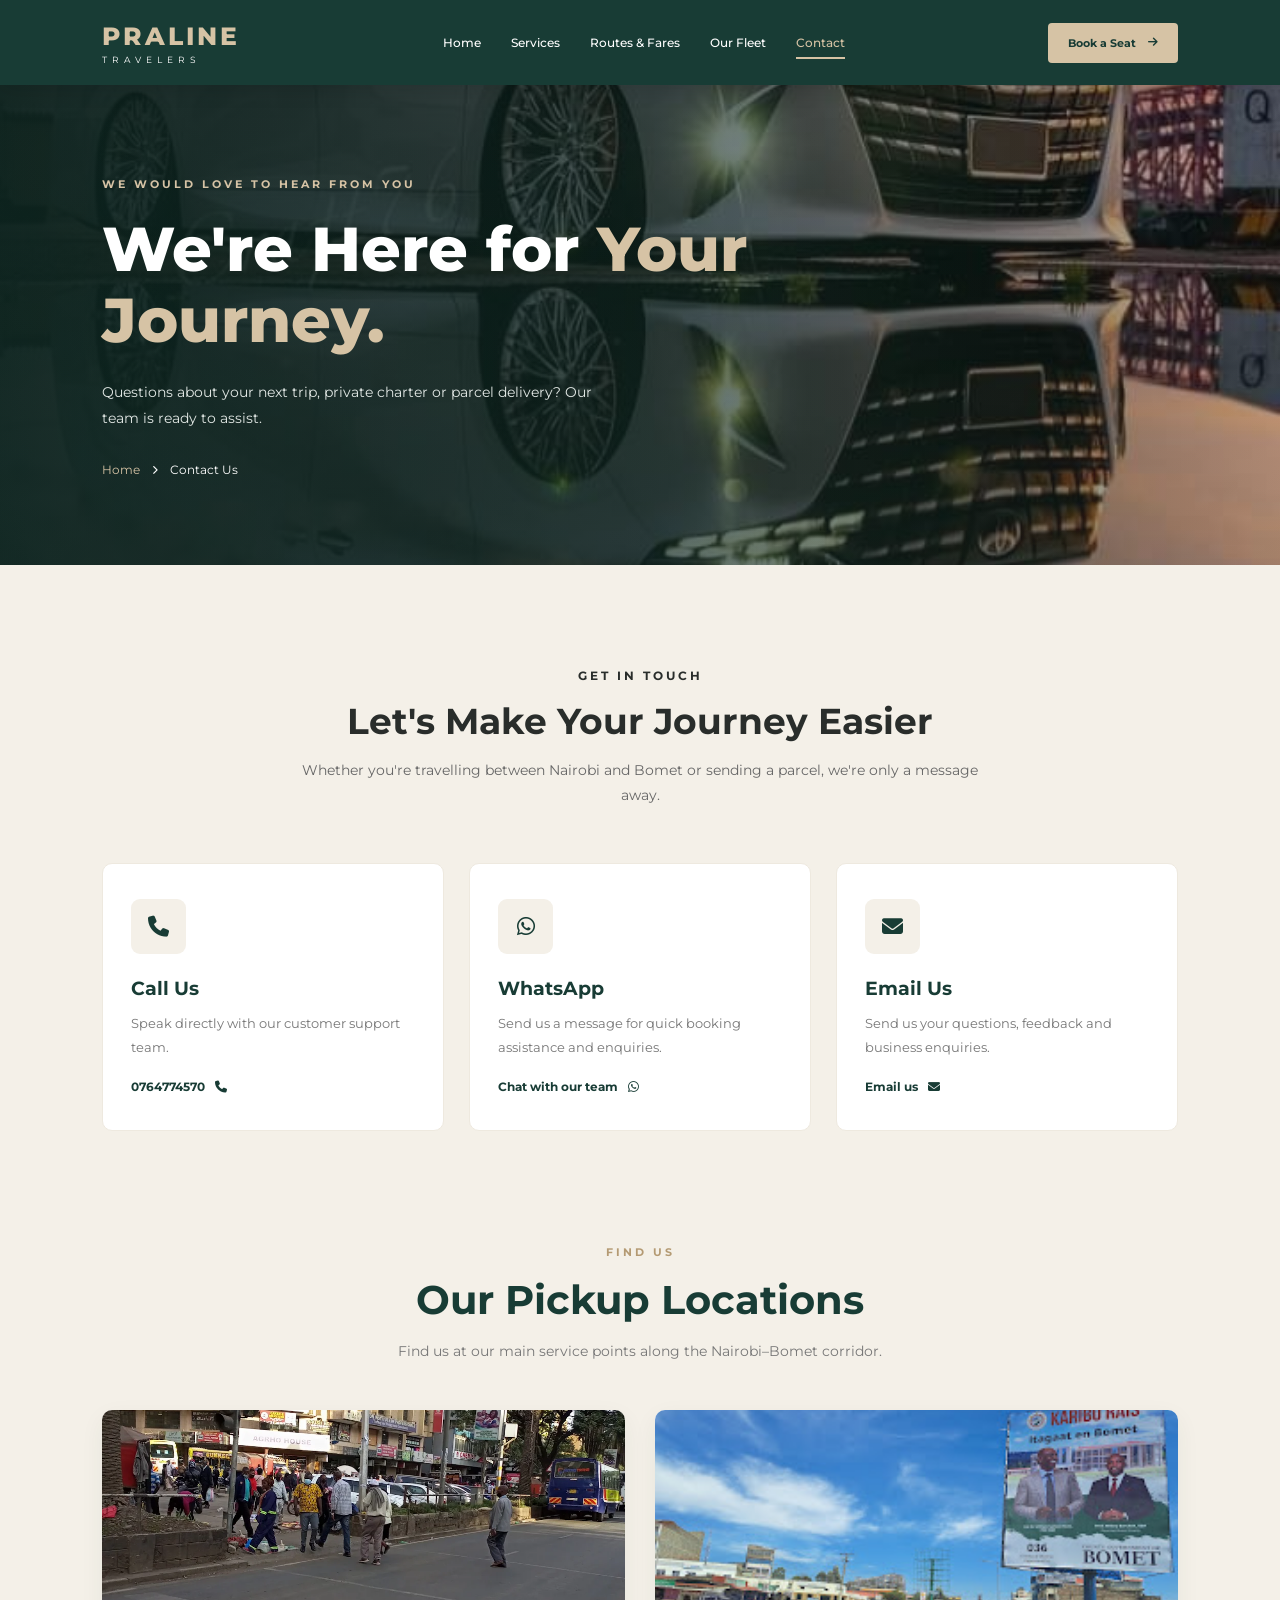
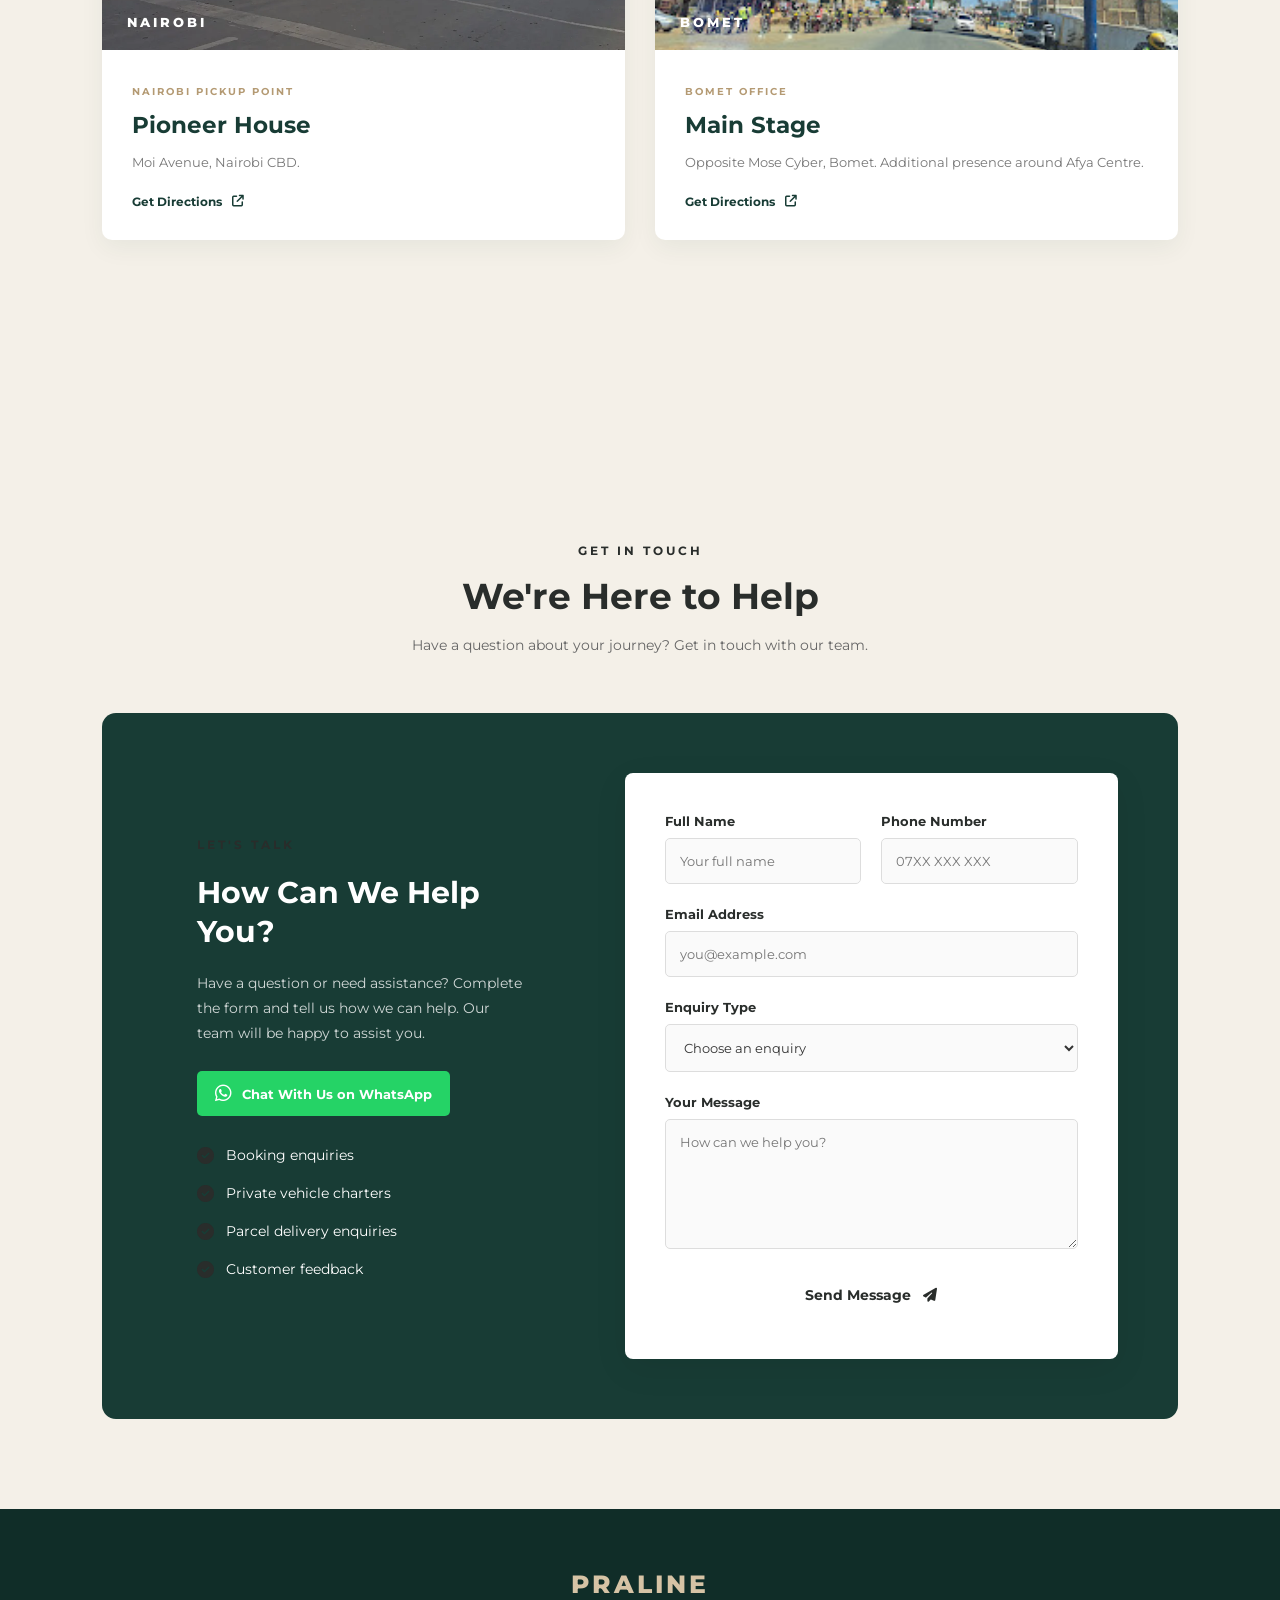
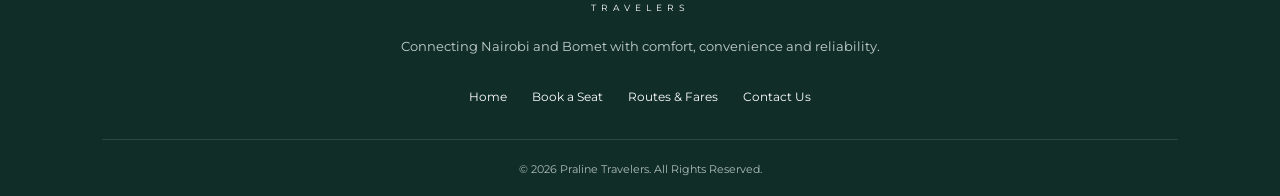
<file: contact.html>
<!DOCTYPE html>
<html lang="en">

<head>
    <meta charset="UTF-8">
    <meta name="viewport" content="width=device-width, initial-scale=1.0">

    <title>Contact Us | Praline Travelers</title>

    <!-- Google Fonts -->
    <link rel="preconnect" href="https://fonts.googleapis.com">
    <link rel="preconnect" href="https://fonts.gstatic.com" crossorigin>

    <link
        href="https://fonts.googleapis.com/css2?family=Montserrat:wght@400;500;600;700;800&display=swap"
        rel="stylesheet"
    >

    <!-- Font Awesome -->
    <link
        rel="stylesheet"
        href="https://cdnjs.cloudflare.com/ajax/libs/font-awesome/6.5.2/css/all.min.css"
    >

    <!-- Contact Stylesheet -->
    <link rel="stylesheet" href="./css/contact.css">

    <!-- Contact JavaScript -->
    <script src="./js/contact.js" defer></script>

</head>

<body>

    <!-- =================================
         NAVIGATION
    ================================== -->

    <header class="contact-navbar">

        <a href="index.html" class="contact-logo">
            <span>PRALINE</span>
            <small>TRAVELERS</small>
        </a>

        <nav class="contact-nav-links" id="contactNavigation">

            <a href="index.html">Home</a>

            <a href="index.html#services">Services</a>

            <a href="index.html#routes">Routes & Fares</a>

            <a href="index.html#fleet">Our Fleet</a>

            <a href="contact.html" class="active">Contact</a>

        </nav>

        <a href="booking.html" class="contact-nav-btn">
            Book a Seat
            <i class="fa-solid fa-arrow-right"></i>
        </a>

        <button
            class="contact-menu-toggle"
            id="contactMenuToggle"
            aria-label="Open navigation menu"
            aria-expanded="false"
            aria-controls="contactNavigation"
            type="button"
        >

            <i class="fa-solid fa-bars"></i>

        </button>

    </header>


    <!-- =================================
         MAIN CONTENT
    ================================== -->

    <main>

        <!-- =================================
             CONTACT HERO
        ================================== -->

        <section class="contact-hero">

            <div class="contact-hero-overlay"></div>

            <div class="contact-hero-content">

                <span>WE WOULD LOVE TO HEAR FROM YOU</span>

                <h1>
                    We're Here for
                    <span>Your Journey.</span>
                </h1>

                <p>
                    Questions about your next trip, private charter
                    or parcel delivery? Our team is ready to assist.
                </p>

                <div class="contact-breadcrumb">

                    <a href="index.html">Home</a>

                    <i class="fa-solid fa-chevron-right"></i>

                    <span>Contact Us</span>

                </div>

            </div>

        </section>


        <!-- =================================
             CONTACT INFORMATION
        ================================== -->

        <section class="contact-main">

            <div class="contact-section-heading">

                <span>GET IN TOUCH</span>

                <h2>Let's Make Your Journey Easier</h2>

                <p>
                    Whether you're travelling between Nairobi and Bomet
                    or sending a parcel, we're only a message away.
                </p>

            </div>


            <div class="contact-cards">

                <!-- PHONE -->

                <div class="contact-info-card">

                    <div class="contact-card-icon">
                        <i class="fa-solid fa-phone"></i>
                    </div>

                    <h3>Call Us</h3>

                    <p>
                        Speak directly with our customer support team.
                    </p>

                    <a
                        href="tel:+254764774570"
                        class="contact-info-link"
                    >
                        0764774570
                        <i class="fa-solid fa-phone"></i>
                    </a>

                </div>


                <!-- WHATSAPP -->

                <div class="contact-info-card">

                    <div class="contact-card-icon">
                        <i class="fa-brands fa-whatsapp"></i>
                    </div>

                    <h3>WhatsApp</h3>

                    <p>
                        Send us a message for quick booking assistance
                        and enquiries.
                    </p>

                    <a
                        href="https://wa.me/254764774570?text=Hello%20Praline%20Travelers,%20I%20would%20like%20to%20make%20an%20enquiry."
                        class="contact-info-link"
                        target="_blank"
                        rel="noopener noreferrer"
                    >
                        Chat with our team
                        <i class="fa-brands fa-whatsapp"></i>
                    </a>

                </div>


                <!-- EMAIL -->

                <div class="contact-info-card">

                    <div class="contact-card-icon">
                        <i class="fa-solid fa-envelope"></i>
                    </div>

                    <h3>Email Us</h3>

                    <p>
                        Send us your questions, feedback and business
                        enquiries.
                    </p>

                    <a
                        href="mailto:chepkorirdeborah45@gmail.com"
                        class="contact-info-link"
                    >
                        Email us
                        <i class="fa-solid fa-envelope"></i>
                    </a>

                </div>

            </div>


            <!-- =================================
                 OFFICE LOCATIONS
            ================================== -->

            <div class="contact-locations">

                <div class="location-heading">

                    <span>FIND US</span>

                    <h2>Our Pickup Locations</h2>

                    <p>
                        Find us at our main service points along
                        the Nairobi–Bomet corridor.
                    </p>

                </div>


                <div class="location-grid">

                    <!-- NAIROBI -->

                    <article class="location-card">

                        <div class="location-image nairobi-image">

                            <span>NAIROBI</span>

                        </div>

                        <div class="location-content">

                            <span class="location-label">
                                NAIROBI PICKUP POINT
                            </span>

                            <h3>Pioneer House</h3>

                            <p>
                                Moi Avenue, Nairobi CBD.
                            </p>

                            <a
                                href="https://www.google.com/maps/search/?api=1&query=Pioneer+House+Moi+Avenue+Nairobi"
                                target="_blank"
                                rel="noopener noreferrer"
                            >
                                Get Directions
                                <i class="fa-solid fa-arrow-up-right-from-square"></i>
                            </a>

                        </div>

                    </article>


                    <!-- BOMET -->

                    <article class="location-card">

                        <div class="location-image bomet-image">

                            <span>BOMET</span>

                        </div>

                        <div class="location-content">

                            <span class="location-label">
                                BOMET OFFICE
                            </span>

                            <h3>Main Stage</h3>

                            <p>
                                Opposite Mose Cyber, Bomet.
                                Additional presence around Afya Centre.
                            </p>

                            <a
                                href="https://www.google.com/maps/search/?api=1&query=Bomet+Main+Stage+Bomet+Kenya"
                                target="_blank"
                                rel="noopener noreferrer"
                            >
                                Get Directions
                                <i class="fa-solid fa-arrow-up-right-from-square"></i>
                            </a>

                        </div>

                    </article>

                </div>

            </div>

        </section>


        <!-- =================================
             CONTACT FORM SECTION
        ================================== -->

        <section class="contact-section" id="contactFormSection">

            <div class="contact-section-heading">

                <span>GET IN TOUCH</span>

                <h2>We're Here to Help</h2>

                <p>
                    Have a question about your journey?
                    Get in touch with our team.
                </p>

            </div>


            <div class="contact-form-section">

                <!-- LEFT SIDE: CONTACT INFORMATION -->

                <div class="contact-form-info">

                    <span>LET'S TALK</span>

                    <h2>How Can We Help You?</h2>

                    <p>
                        Have a question or need assistance?
                        Complete the form and tell us how we can help.
                        Our team will be happy to assist you.
                    </p>


                    <!-- WHATSAPP DIRECT LINK -->

                    <a
                        href="https://wa.me/254764774570?text=Hello%20Praline%20Travelers,%20I%20would%20like%20to%20make%20an%20enquiry."
                        class="contact-whatsapp-btn"
                        target="_blank"
                        rel="noopener noreferrer"
                    >

                        <i class="fa-brands fa-whatsapp"></i>

                        Chat With Us on WhatsApp

                    </a>


                    <!-- CONTACT BENEFITS -->

                    <div class="contact-form-benefit">

                        <i class="fa-solid fa-check-circle"></i>

                        <span>Booking enquiries</span>

                    </div>

                    <div class="contact-form-benefit">

                        <i class="fa-solid fa-check-circle"></i>

                        <span>Private vehicle charters</span>

                    </div>

                    <div class="contact-form-benefit">

                        <i class="fa-solid fa-check-circle"></i>

                        <span>Parcel delivery enquiries</span>

                    </div>

                    <div class="contact-form-benefit">

                        <i class="fa-solid fa-check-circle"></i>

                        <span>Customer feedback</span>

                    </div>

                </div>


                <!-- RIGHT SIDE: CONTACT FORM -->

                <div class="contact-form-wrapper">

                    <form id="contactForm">

                        <!-- FULL NAME AND PHONE -->

                        <div class="contact-input-row">

                            <div class="contact-input-group">

                                <label for="fullName">
                                    Full Name
                                </label>

                                <input
                                    type="text"
                                    id="fullName"
                                    name="fullName"
                                    placeholder="Your full name"
                                    autocomplete="name"
                                    required
                                >

                            </div>


                            <div class="contact-input-group">

                                <label for="phoneNumber">
                                    Phone Number
                                </label>

                                <input
                                    type="tel"
                                    id="phoneNumber"
                                    name="phoneNumber"
                                    placeholder="07XX XXX XXX"
                                    autocomplete="tel"
                                    required
                                >

                            </div>

                        </div>


                        <!-- EMAIL ADDRESS -->

                        <div class="contact-input-group">

                            <label for="emailAddress">
                                Email Address
                            </label>

                            <input
                                type="email"
                                id="emailAddress"
                                name="emailAddress"
                                placeholder="you@example.com"
                                autocomplete="email"
                            >

                        </div>


                        <!-- ENQUIRY TYPE -->

                        <div class="contact-input-group">

                            <label for="enquiryType">
                                Enquiry Type
                            </label>

                            <select
                                id="enquiryType"
                                name="enquiryType"
                                required
                            >

                                <option value="">
                                    Choose an enquiry
                                </option>

                                <option value="Shuttle Booking">
                                    Shuttle Booking
                                </option>

                                <option value="Private Charter">
                                    Private Charter
                                </option>

                                <option value="Parcel Delivery">
                                    Parcel Delivery
                                </option>

                                <option value="Routes and Fares">
                                    Routes and Fares
                                </option>

                                <option value="General Enquiry">
                                    General Enquiry
                                </option>

                                <option value="Feedback">
                                    Feedback
                                </option>

                            </select>

                        </div>


                        <!-- CUSTOMER MESSAGE -->

                        <div class="contact-input-group">

                            <label for="contactMessage">
                                Your Message
                            </label>

                            <textarea
                                id="contactMessage"
                                name="message"
                                rows="5"
                                placeholder="How can we help you?"
                                required
                            ></textarea>

                        </div>


                        <!-- SUBMIT BUTTON -->

                        <button
                            type="submit"
                            class="contact-submit-btn"
                        >

                            Send Message

                            <i class="fa-solid fa-paper-plane"></i>

                        </button>


                        <!-- FORM FEEDBACK -->

                        <p
                            id="contactFeedback"
                            aria-live="polite"
                        ></p>

                    </form>

                </div>

            </div>

        </section>

    </main>


    <!-- =================================
         FOOTER
    ================================== -->

    <footer class="contact-footer">

        <div class="contact-footer-content">

            <a href="index.html" class="contact-logo footer-logo">

                <span>PRALINE</span>

                <small>TRAVELERS</small>

            </a>

            <p>
                Connecting Nairobi and Bomet with comfort,
                convenience and reliability.
            </p>


            <div class="contact-footer-links">

                <a href="index.html">Home</a>

                <a href="booking.html">Book a Seat</a>

                <a href="index.html#routes">Routes & Fares</a>

                <a href="contact.html">Contact Us</a>

            </div>

        </div>


        <div class="contact-footer-bottom">

            <p>
                &copy; 2026 Praline Travelers.
                All Rights Reserved.
            </p>

        </div>

    </footer>

</body>

</html>
</file>
<file: css/style.css>
/* =========================================
   PRALINE TRAVELERS
   MAIN STYLESHEET
   EMERALD & CHAMPAGNE THEME
========================================= */


/* =========================================
   1. COLOR VARIABLES
========================================= */

:root {
    --emerald: #183C35;
    --champagne: #D6C3A5;
    --ivory: #F4F0E8;
    --charcoal: #292D2B;
}


/* =========================================
   2. GLOBAL STYLES
========================================= */

* {
    margin: 0;
    padding: 0;
    box-sizing: border-box;
}

html {
    scroll-behavior: smooth;
    scroll-padding-top: 100px;
}

body {
    background-color: var(--ivory);
    font-family: 'Montserrat', Arial, sans-serif;
    color: var(--charcoal);
    padding-top: 85px;
}


/* =========================================
   3. FIXED HEADER
========================================= */

.header {
    width: 100%;
    position: fixed;
    top: 0;
    left: 0;
    z-index: 1000;

    background-color: var(--emerald);
    border-bottom: 2px solid var(--champagne);

    box-shadow: 0 4px 15px rgba(0, 0, 0, 0.12);
}


/* =========================================
   4. NAVBAR CONTAINER
========================================= */

.navbar {
    width: 100%;
    max-width: 1400px;
    min-height: 85px;

    margin: auto;
    padding: 0 6%;

    display: flex;
    align-items: center;
    justify-content: space-between;

    position: relative;
    gap: 15px;
}


/* =========================================
   5. LOGO
========================================= */

.logo {
    text-decoration: none;
    color: var(--ivory);

    font-size: 24px;
    font-weight: 800;
    letter-spacing: 2px;
    line-height: 1.2;

    flex-shrink: 0;
}

.logo span {
    display: block;
    color: var(--champagne);

    font-size: 11px;
    letter-spacing: 5px;
    margin-top: 4px;
}


/* =========================================
   6. NAVIGATION LINKS
========================================= */

.nav-links {
    display: flex;
    align-items: center;
    gap: 28px;

    list-style: none;
}

.nav-links a {
    position: relative;
    display: inline-block;

    text-decoration: none;
    color: var(--ivory);

    font-size: 14px;
    font-weight: 500;

    padding: 8px 0;

    transition: color 0.3s ease;
}


/* Champagne underline */

.nav-links a::after {
    content: "";

    position: absolute;
    left: 0;
    bottom: 0;

    width: 100%;
    height: 2px;

    background-color: var(--champagne);

    transform: scaleX(0);
    transform-origin: left;

    transition: transform 0.35s ease;
}


/* Hover effect */

.nav-links a:hover {
    color: var(--champagne);
}

.nav-links a:hover::after {
    transform: scaleX(1);
}


/* Active link */

.nav-links a.active {
    color: var(--champagne);
}

.nav-links a.active::after {
    transform: scaleX(1);
}


/* =========================================
   7. DESKTOP BOOKING BUTTON
========================================= */

.book-btn {
    flex-shrink: 0;

    text-decoration: none;

    background-color: var(--champagne);
    color: var(--emerald);

    padding: 12px 22px;

    border: 1px solid var(--champagne);
    border-radius: 5px;

    font-size: 14px;
    font-weight: 700;

    transition: all 0.3s ease;
}

.book-btn:hover {
    background-color: var(--ivory);
    border-color: var(--ivory);

    transform: translateY(-2px);
}


/* =========================================
   8. DOWNLOAD APP BUTTON
========================================= */

.download-app {
    display: inline-flex;
    align-items: center;
    justify-content: center;

    gap: 9px;

    padding: 11px 15px;

    background-color: var(--champagne);
    color: var(--emerald);

    border: 1px solid var(--champagne);
    border-radius: 5px;

    text-decoration: none;

    font-size: 12px;
    font-weight: 700;
    letter-spacing: 0.4px;

    white-space: nowrap;
    flex-shrink: 0;

    /* Space between neighboring elements */
    margin-left: 12px;
    margin-right: 12px;

    transition: all 0.3s ease;
}

.download-app i {
    font-size: 14px;
}

.download-app:hover {
    background-color: transparent;
    color: var(--champagne);

    border-color: var(--champagne);

    transform: translateY(-2px);

    box-shadow: 0 4px 12px rgba(214, 195, 165, 0.2);
}


/* =========================================
   9. HAMBURGER BUTTON
========================================= */

.menu-toggle {
    display: none;

    background: transparent;
    border: none;

    cursor: pointer;

    flex-direction: column;
    gap: 6px;

    padding: 8px;
}

.menu-toggle span {
    display: block;

    width: 27px;
    height: 3px;

    background-color: var(--champagne);
    border-radius: 3px;

    transition: all 0.3s ease;
}


/* =========================================
   10. MOBILE BOOKING BUTTON
========================================= */

.mobile-booking {
    display: none;
}


/* =========================================
   11. RESPONSIVE NAVIGATION
========================================= */

@media (max-width: 1100px) and (min-width: 901px) {

    .navbar {
        gap: 8px;
        padding: 0 3%;
    }

    .nav-links {
        gap: 15px;
    }

    .nav-links a {
        font-size: 12px;
    }

    .download-app {
        margin-left: 4px;
        margin-right: 4px;

        padding: 10px 9px;
        font-size: 10px;
        gap: 5px;
    }

    .book-btn {
        padding: 10px 13px;
        font-size: 12px;
    }
}


/* =========================================
   12. MOBILE NAVIGATION
========================================= */

@media (max-width: 900px) {

    body {
        padding-top: 75px;
    }

    .navbar {
        min-height: 75px;
        gap: 5px;
    }

    /* Hide desktop booking button */

    .book-btn {
        display: none;
    }

    /* Show hamburger */

    .menu-toggle {
        display: flex;
        flex-shrink: 0;
        z-index: 1002;
    }

    /* Mobile download button */

    .download-app {
        position: static;

        margin-left: auto;
        margin-right: 5px;

        padding: 9px 11px;

        font-size: 10px;
        gap: 6px;

        transform: none;
    }

    .download-app i {
        font-size: 12px;
    }

    .download-app:hover {
        transform: none;
    }

    /* Mobile navigation menu */

    .nav-links {
        position: absolute;

        top: 100%;
        left: 0;

        width: 100%;

        background-color: var(--emerald);

        border-bottom: 2px solid var(--champagne);

        display: flex;
        flex-direction: column;
        align-items: center;

        gap: 0;

        padding: 15px 0 25px;

        visibility: hidden;
        opacity: 0;

        pointer-events: none;

        transform: translateY(-10px);

        transition: all 0.3s ease;
    }

    /* Show menu when active */

    .nav-links.active {
        visibility: visible;
        opacity: 1;

        pointer-events: auto;

        transform: translateY(0);
    }

    /* Mobile navigation items */

    .nav-links li {
        width: 100%;
        text-align: center;
    }

    .nav-links a {
        display: inline-block;

        padding: 15px;

        font-size: 15px;
    }

    .nav-links a::after {
        bottom: 8px;
    }

    /* Mobile booking link */

    .mobile-booking {
        display: block;
    }

    .mobile-booking a {
        color: var(--champagne);
        font-weight: 700;
    }

    /* Hamburger animation */

    .menu-toggle.active span:nth-child(1) {
        transform: translateY(9px) rotate(45deg);
    }

    .menu-toggle.active span:nth-child(2) {
        opacity: 0;
    }

    .menu-toggle.active span:nth-child(3) {
        transform: translateY(-9px) rotate(-45deg);
    }

}


/* Very small phones */

@media (max-width: 380px) {

    .navbar {
        padding: 0 4%;
    }

    .logo {
        font-size: 19px;
    }

    .logo span {
        font-size: 9px;
        letter-spacing: 4px;
    }

    .download-app {
        padding: 8px 8px;
        margin-right: 2px;

        font-size: 9px;
        gap: 4px;
    }

    .download-app i {
        font-size: 11px;
    }

}


/* =========================================
   13. TEMPORARY HOME SECTION
========================================= */

.home {
    min-height: 100vh;

    display: flex;
    flex-direction: column;

    justify-content: center;
    align-items: center;

    text-align: center;

    padding: 30px;
}

.home h1 {
    color: var(--emerald);
    font-size: clamp(28px, 5vw, 50px);
    margin-bottom: 15px;
}

.home p {
    color: var(--charcoal);
    font-size: 16px;
}


/* =========================================
   14. ACCESSIBILITY
========================================= */

@media (prefers-reduced-motion: reduce) {

    *,
    *::before,
    *::after {
        scroll-behavior: auto !important;
        transition-duration: 0.01ms !important;
    }

}


/* =========================================
   15. HERO SECTION
========================================= */

.hero {
    width: 100%;

    min-height: 650px;
    min-height: calc(100vh - 85px);

    position: relative;

    display: flex;
    align-items: center;

    padding: 80px 8%;

    overflow: hidden;

    background-image: url("../images/praline-vehicle.jpg");

    background-size: cover;
    background-position: center;
    background-repeat: no-repeat;
}


/* =========================================
   16. DARK IMAGE OVERLAY
========================================= */

.hero-overlay {
    position: absolute;
    inset: 0;

    background: linear-gradient(
        90deg,
        rgba(13, 39, 33, 0.96) 0%,
        rgba(13, 39, 33, 0.82) 38%,
        rgba(13, 39, 33, 0.40) 68%,
        rgba(13, 39, 33, 0.15) 100%
    );

    z-index: 1;
}


/* =========================================
   17. HERO CONTENT
========================================= */

.hero-content {
    position: relative;
    z-index: 2;

    width: 100%;
    max-width: 750px;

    color: var(--ivory);
}

.hero-subtitle {
    display: inline-block;

    color: var(--champagne);

    font-size: 13px;
    font-weight: 700;

    letter-spacing: 5px;

    margin-bottom: 25px;
}

.hero-content h1 {
    font-size: clamp(38px, 5.5vw, 68px);

    font-weight: 800;
    line-height: 1.15;

    margin-bottom: 22px;

    color: var(--ivory);
}

.hero-content h1 span {
    color: var(--champagne);
}

.hero-description {
    max-width: 580px;

    font-size: 16px;
    line-height: 1.8;

    color: rgba(244, 240, 232, 0.90);

    margin-bottom: 30px;
}


/* =========================================
   18. ROUTE INFORMATION
========================================= */

.hero-route {
    display: flex;
    align-items: center;

    gap: 25px;

    max-width: 580px;

    padding: 20px 24px;

    border: 1px solid rgba(214, 195, 165, 0.65);
    border-radius: 8px;

    background-color: rgba(24, 60, 53, 0.65);

    margin-bottom: 25px;
}

.route-location {
    flex: 1;
}

.route-label {
    display: block;

    color: var(--champagne);

    font-size: 10px;
    letter-spacing: 1.5px;

    margin-bottom: 8px;
}

.route-location h3 {
    color: var(--ivory);

    font-size: 20px;
    letter-spacing: 2px;

    margin-bottom: 5px;
}

.route-location p {
    color: var(--ivory);
    font-size: 12px;
}

.route-divider {
    color: var(--champagne);
    font-size: 30px;
}


/* =========================================
   19. PICKUP DETAILS
========================================= */

.pickup-details {
    display: flex;
    flex-wrap: wrap;

    gap: 25px;

    margin-bottom: 30px;
}

.pickup-item {
    display: flex;
    align-items: flex-start;

    gap: 10px;
}

.pickup-icon {
    color: var(--champagne);
    font-size: 20px;
}

.pickup-item strong {
    display: block;

    color: var(--champagne);
    font-size: 13px;

    margin-bottom: 5px;
}

.pickup-item p {
    color: var(--ivory);

    font-size: 12px;
    line-height: 1.5;
}

.pickup-item small {
    display: block;

    color: rgba(244, 240, 232, 0.7);

    font-size: 10px;

    margin-top: 4px;
}


/* =========================================
   20. HERO BUTTONS
========================================= */

.hero-buttons {
    display: flex;
    align-items: center;

    flex-wrap: wrap;
    gap: 15px;
}

.hero-btn {
    display: inline-flex;
    align-items: center;
    justify-content: center;

    gap: 15px;

    text-decoration: none;

    padding: 15px 25px;

    border-radius: 5px;

    font-size: 14px;
    font-weight: 700;

    transition: all 0.3s ease;
}

/* Primary button */

.primary-btn {
    background-color: var(--champagne);
    color: var(--emerald);

    border: 1px solid var(--champagne);
}

.primary-btn:hover {
    background-color: var(--ivory);
    border-color: var(--ivory);

    transform: translateY(-3px);
}

/* Secondary button */

.secondary-btn {
    color: var(--ivory);
    border: 1px solid var(--champagne);
}

.secondary-btn:hover {
    background-color: var(--champagne);
    color: var(--emerald);
}


/* =========================================
   21. HERO BOTTOM LABEL
========================================= */

.hero-bottom {
    position: absolute;

    bottom: 25px;
    right: 8%;

    z-index: 2;

    color: var(--champagne);

    font-size: 11px;
    font-weight: 700;

    letter-spacing: 3px;
}

.hero-bottom span {
    margin-left: 10px;
    color: var(--ivory);
}


/* =========================================
   22. TABLET HERO RESPONSIVENESS
========================================= */

@media (max-width: 900px) {

    .hero {
        min-height: calc(100vh - 75px);

        padding: 70px 6%;

        background-position: 65% center;
    }

    .hero-overlay {
        background: linear-gradient(
            90deg,
            rgba(13, 39, 33, 0.94),
            rgba(13, 39, 33, 0.70)
        );
    }

    .hero-content {
        max-width: 650px;
    }

}


/* =========================================
   23. MOBILE HERO RESPONSIVENESS
========================================= */

@media (max-width: 600px) {

    .hero {
        min-height: 850px;

        padding: 55px 6% 85px;

        align-items: center;

        background-position: 62% center;
    }

    .hero-content {
        max-width: 100%;
    }

    .hero-subtitle {
        font-size: 10px;
        letter-spacing: 3px;
        margin-bottom: 18px;
    }

    .hero-content h1 {
        font-size: clamp(34px, 9vw, 46px);
        line-height: 1.2;
    }

    .hero-description {
        font-size: 14px;
        line-height: 1.7;
    }

    .hero-route {
        gap: 12px;
        padding: 16px 12px;
    }

    .route-location h3 {
        font-size: 17px;
    }

    .route-location p {
        font-size: 10px;
    }

    .route-label {
        font-size: 8px;
        letter-spacing: 0.5px;
    }

    .route-divider {
        font-size: 23px;
    }

    .pickup-details {
        flex-direction: column;
        gap: 18px;
    }

    .hero-buttons {
        flex-direction: column;
        align-items: stretch;
    }

    .hero-btn {
        width: 100%;
    }

    .hero-bottom {
        left: 6%;
        right: 6%;

        text-align: center;

        font-size: 9px;
        letter-spacing: 1.5px;
    }

}

/* =========================================
   PRALINE TRAVELERS
   SERVICES SECTION
========================================= */

.services {
    background: #F4F0E8;
    padding: 100px 6%;
}

.services-container {
    max-width: 1400px;
    margin: 0 auto;
}

/* SECTION HEADING */

.services-heading {
    max-width: 750px;
    margin: 0 auto 65px;
    text-align: center;
}

.section-subtitle {
    display: inline-block;
    color: #B49A73;
    font-size: 12px;
    font-weight: 700;
    letter-spacing: 3px;
    margin-bottom: 18px;
}

.services-heading h2 {
    color: #183C35;
    font-size: clamp(30px, 4vw, 48px);
    line-height: 1.2;
    margin-bottom: 20px;
}

.services-heading h2 span {
    color: #B49A73;
}

.services-heading p {
    color: #666D68;
    font-size: 15px;
    line-height: 1.8;
}


/* SERVICES GRID */

.services-grid {
    display: grid;
    grid-template-columns: repeat(3, 1fr);
    gap: 25px;
}


/* SERVICE CARD */

.service-card {
    position: relative;
    background: #FFFFFF;
    padding: 35px 28px;
    border: 1px solid rgba(24, 60, 53, 0.08);
    border-radius: 12px;
    transition: transform 0.35s ease,
                box-shadow 0.35s ease,
                border-color 0.35s ease;
}

.service-card:hover {
    transform: translateY(-8px);
    border-color: #D6C3A5;
    box-shadow: 0 18px 40px rgba(24, 60, 53, 0.10);
}


/* FEATURED SERVICE */

.featured-service {
    border: 1px solid #D6C3A5;
    background: #FBF9F4;
}

.featured-label {
    position: absolute;
    top: 20px;
    right: 20px;
    color: #183C35;
    background: #E9DDC9;
    padding: 7px 12px;
    border-radius: 30px;
    font-size: 9px;
    font-weight: 700;
    letter-spacing: 1px;
}


/* SERVICE ICON */

.service-icon {
    width: 55px;
    height: 55px;
    display: flex;
    align-items: center;
    justify-content: center;
    background: #183C35;
    color: #D6C3A5;
    border-radius: 10px;
    font-size: 21px;
    margin-bottom: 25px;
}

.service-number {
    display: block;
    color: #B49A73;
    font-size: 12px;
    font-weight: 700;
    letter-spacing: 2px;
    margin-bottom: 12px;
}


/* SERVICE TEXT */

.service-card h3 {
    color: #183C35;
    font-size: 21px;
    line-height: 1.4;
    margin-bottom: 15px;
}

.service-card > p {
    color: #68706B;
    font-size: 14px;
    line-height: 1.8;
    margin-bottom: 22px;
    min-height: 100px;
}


/* SERVICE FEATURES */

.service-features {
    list-style: none;
    padding: 0;
    margin: 0 0 28px;
}

.service-features li {
    position: relative;
    color: #454D48;
    font-size: 13px;
    line-height: 1.6;
    padding-left: 22px;
    margin-bottom: 12px;
}

.service-features li::before {
    content: "\f00c";
    font-family: "Font Awesome 6 Free";
    font-weight: 900;
    position: absolute;
    left: 0;
    top: 2px;
    color: #B49A73;
}


/* SERVICE LINKS */

.service-link {
    display: inline-flex;
    align-items: center;
    gap: 12px;
    color: #183C35;
    text-decoration: none;
    font-size: 13px;
    font-weight: 700;
    border-bottom: 1px solid #D6C3A5;
    padding-bottom: 7px;
    transition: color 0.3s ease;
}

.service-link span {
    font-size: 18px;
    transition: transform 0.3s ease;
}

.service-link:hover {
    color: #A78A60;
}

.service-link:hover span {
    transform: translateX(5px);
}


/* BOTTOM CTA */

.services-bottom {
    margin-top: 60px;
    padding: 35px 40px;
    background: #183C35;
    border-radius: 12px;
    display: flex;
    justify-content: space-between;
    align-items: center;
    gap: 25px;
}

.services-bottom > div > span {
    color: #D6C3A5;
    font-size: 10px;
    letter-spacing: 2px;
    font-weight: 700;
}

.services-bottom h3 {
    color: #FFFFFF;
    font-size: 25px;
    margin-top: 10px;
}

.services-cta {
    display: inline-flex;
    align-items: center;
    gap: 15px;
    background: #D6C3A5;
    color: #183C35;
    padding: 15px 23px;
    border-radius: 5px;
    text-decoration: none;
    font-size: 13px;
    font-weight: 700;
    white-space: nowrap;
    transition: background 0.3s ease;
}

.services-cta:hover {
    background: #FFFFFF;
}


/* =========================================
   TABLET RESPONSIVENESS
========================================= */

@media (max-width: 1000px) {

    .services-grid {
        grid-template-columns: repeat(2, 1fr);
    }

}


/* =========================================
   MOBILE RESPONSIVENESS
========================================= */

@media (max-width: 650px) {

    .services {
        padding: 75px 5%;
    }

    .services-heading {
        margin-bottom: 40px;
    }

    .services-grid {
        grid-template-columns: 1fr;
        gap: 20px;
    }

    .service-card {
        padding: 30px 24px;
    }

    .service-card > p {
        min-height: auto;
    }

    .services-bottom {
        flex-direction: column;
        align-items: flex-start;
        padding: 30px 25px;
    }

    .services-bottom h3 {
        font-size: 21px;
    }

    .services-cta {
        width: 100%;
        justify-content: center;
    }

}

/* =========================================
   PRALINE TRAVELERS
   ROUTES & FARES SECTION
========================================= */

.routes {
    background: #FFFFFF;
    padding: 100px 6%;
}

.routes-container {
    max-width: 1400px;
    margin: 0 auto;
}


/* SECTION HEADING */

.routes-heading {
    max-width: 760px;
    margin: 0 auto 60px;
    text-align: center;
}

.routes-heading h2 {
    color: #183C35;
    font-size: clamp(30px, 4vw, 46px);
    line-height: 1.2;
    margin-bottom: 18px;
}

.routes-heading h2 span {
    color: #B49A73;
}

.routes-heading p {
    color: #68706B;
    font-size: 15px;
    line-height: 1.8;
}


/* MAIN ROUTE CARD */

.main-route-card {
    background: #183C35;
    color: #FFFFFF;
    border-radius: 14px;
    padding: 40px;
    box-shadow: 0 15px 40px rgba(24, 60, 53, 0.12);
}

.route-top {
    display: flex;
    justify-content: space-between;
    align-items: center;
    flex-wrap: wrap;
    gap: 15px;
    padding-bottom: 25px;
    border-bottom: 1px solid rgba(255,255,255,0.15);
}

.route-status,
.route-type {
    font-size: 10px;
    letter-spacing: 2px;
    font-weight: 700;
}

.route-status {
    display: flex;
    align-items: center;
    gap: 10px;
    color: #D6C3A5;
}

.status-dot {
    width: 8px;
    height: 8px;
    background: #D6C3A5;
    border-radius: 50%;
}

.route-type {
    color: #FFFFFF;
    opacity: 0.7;
}


/* JOURNEY DISPLAY */

.route-journey {
    display: grid;
    grid-template-columns: 1fr 1.2fr 1fr;
    align-items: center;
    gap: 25px;
    padding: 45px 0 30px;
}

.route-city span {
    color: #D6C3A5;
    font-size: 10px;
    letter-spacing: 2px;
}

.route-city h3 {
    color: #FFFFFF;
    font-size: clamp(24px, 3vw, 35px);
    margin: 10px 0;
}

.route-city p {
    color: rgba(255,255,255,0.7);
    font-size: 12px;
    line-height: 1.6;
}

.route-city.destination {
    text-align: right;
}


/* ROUTE LINE */

.route-line {
    display: flex;
    align-items: center;
    justify-content: center;
    position: relative;
    gap: 12px;
    color: #D6C3A5;
}

.route-line::before {
    content: "";
    position: absolute;
    width: 100%;
    height: 1px;
    background: rgba(214,195,165,0.5);
}

.route-line i {
    position: relative;
    background: #183C35;
    padding: 12px;
    font-size: 20px;
}

.route-line-dot {
    width: 8px;
    height: 8px;
    border: 2px solid #D6C3A5;
    border-radius: 50%;
    background: #183C35;
    z-index: 1;
}


/* HIGHWAY INFORMATION */

.route-highway {
    display: flex;
    justify-content: center;
    align-items: center;
    gap: 10px;
    color: #D6C3A5;
    font-size: 10px;
    letter-spacing: 1.5px;
    padding: 15px;
    background: rgba(255,255,255,0.06);
    border-radius: 6px;
}


/* MAIN FARE */

.main-fare {
    display: flex;
    justify-content: space-between;
    align-items: center;
    gap: 20px;
    margin-top: 30px;
    padding-top: 25px;
    border-top: 1px solid rgba(255,255,255,0.15);
}

.main-fare span {
    color: #D6C3A5;
    font-size: 10px;
    letter-spacing: 2px;
}

.main-fare h3 {
    font-size: 32px;
    margin-top: 8px;
}

.route-book-btn {
    background: #D6C3A5;
    color: #183C35;
    padding: 15px 22px;
    border-radius: 5px;
    text-decoration: none;
    font-size: 13px;
    font-weight: 700;
    transition: background 0.3s ease;
}

.route-book-btn:hover {
    background: #FFFFFF;
}


/* CONNECTING TOWNS HEADING */

.connecting-heading {
    display: flex;
    justify-content: space-between;
    align-items: flex-end;
    gap: 25px;
    margin: 75px 0 30px;
}

.connecting-heading h3 {
    color: #183C35;
    font-size: 29px;
    margin-top: 10px;
}

.connecting-heading > p {
    max-width: 400px;
    color: #68706B;
    font-size: 13px;
    line-height: 1.8;
}


/* CONNECTING TOWN CARDS */

.connecting-grid {
    display: grid;
    grid-template-columns: repeat(3, 1fr);
    gap: 22px;
}

.connecting-card {
    padding: 30px;
    border: 1px solid #EAE6DD;
    border-radius: 10px;
    background: #F9F7F2;
    transition: transform 0.3s ease,
                box-shadow 0.3s ease;
}

.connecting-card:hover {
    transform: translateY(-6px);
    box-shadow: 0 15px 35px rgba(24,60,53,0.09);
}

.connecting-icon {
    width: 45px;
    height: 45px;
    display: flex;
    align-items: center;
    justify-content: center;
    background: #183C35;
    color: #D6C3A5;
    border-radius: 8px;
    font-size: 18px;
    margin-bottom: 25px;
}

.destination-label {
    color: #B49A73;
    font-size: 9px;
    font-weight: 700;
    letter-spacing: 1.5px;
}

.connecting-card h3 {
    color: #183C35;
    font-size: 25px;
    margin: 12px 0;
}

.connecting-card > p {
    color: #68706B;
    font-size: 13px;
    line-height: 1.8;
    min-height: 70px;
}


/* DESTINATION FARE */

.destination-fare {
    display: flex;
    justify-content: space-between;
    align-items: center;
    gap: 10px;
    padding: 18px 0;
    margin: 20px 0;
    border-top: 1px solid #E5DFD2;
    border-bottom: 1px solid #E5DFD2;
}

.destination-fare span {
    color: #68706B;
    font-size: 9px;
    letter-spacing: 1px;
}

.destination-fare strong {
    color: #183C35;
    font-size: 18px;
    white-space: nowrap;
}

.connecting-card > a {
    color: #183C35;
    text-decoration: none;
    font-size: 12px;
    font-weight: 700;
}

.connecting-card > a span {
    margin-left: 8px;
    color: #B49A73;
}


/* FARE INFORMATION */

.fare-information {
    display: flex;
    align-items: flex-start;
    gap: 20px;
    padding: 28px;
    margin-top: 35px;
    background: #F4F0E8;
    border-left: 4px solid #D6C3A5;
    border-radius: 6px;
}

.fare-info-icon {
    color: #183C35;
    font-size: 23px;
}

.fare-info-content h3 {
    color: #183C35;
    font-size: 17px;
    margin-bottom: 10px;
}

.fare-info-content p {
    color: #68706B;
    font-size: 13px;
    line-height: 1.8;
    margin-bottom: 8px;
}


/* BOTTOM CTA */

.routes-bottom {
    display: flex;
    justify-content: space-between;
    align-items: center;
    gap: 25px;
    padding: 35px 40px;
    margin-top: 60px;
    background: #183C35;
    border-radius: 10px;
}

.routes-bottom > div > span {
    color: #D6C3A5;
    font-size: 10px;
    letter-spacing: 2px;
    font-weight: 700;
}

.routes-bottom h3 {
    color: #FFFFFF;
    font-size: 24px;
    margin-top: 10px;
}

.routes-cta {
    display: inline-flex;
    align-items: center;
    gap: 12px;
    padding: 15px 22px;
    background: #D6C3A5;
    color: #183C35;
    text-decoration: none;
    font-size: 13px;
    font-weight: 700;
    border-radius: 5px;
    white-space: nowrap;
}

.routes-cta:hover {
    background: #FFFFFF;
}


/* =========================================
   TABLET
========================================= */

@media (max-width: 950px) {

    .connecting-grid {
        grid-template-columns: repeat(2, 1fr);
    }

}


/* =========================================
   MOBILE
========================================= */

@media (max-width: 650px) {

    .routes {
        padding: 75px 5%;
    }

    .main-route-card {
        padding: 25px 20px;
    }

    .route-journey {
        grid-template-columns: 1fr;
        gap: 25px;
        padding: 35px 0;
        text-align: center;
    }

    .route-city.destination {
        text-align: center;
    }

    .route-line {
        min-height: 35px;
    }

    .route-line::before {
        width: 1px;
        height: 100%;
    }

    .route-line i {
        transform: rotate(90deg);
    }

    .route-highway {
        text-align: center;
        font-size: 9px;
        line-height: 1.7;
    }

    .main-fare {
        flex-direction: column;
        align-items: flex-start;
    }

    .route-book-btn {
        width: 100%;
        text-align: center;
    }

    .connecting-heading {
        flex-direction: column;
        align-items: flex-start;
        margin-top: 55px;
    }

    .connecting-grid {
        grid-template-columns: 1fr;
    }

    .connecting-card > p {
        min-height: auto;
    }

    .fare-information {
        padding: 22px 18px;
    }

    .routes-bottom {
        flex-direction: column;
        align-items: flex-start;
        padding: 30px 24px;
    }

    .routes-cta {
        width: 100%;
        justify-content: center;
    }

}

/* =========================================
   PRALINE TRAVELERS
   OUR FLEET SECTION
========================================= */

.fleet {
    width: 100%;
    padding: 100px 8%;
    background: #F4F0E8;
}

.fleet-container {
    max-width: 1200px;
    margin: 0 auto;
}

.fleet-heading {
    max-width: 700px;
    margin: 0 auto 55px;
    text-align: center;
}

.fleet-subtitle {
    display: inline-block;
    color: #B49A73;
    font-size: 12px;
    font-weight: 700;
    letter-spacing: 3px;
    margin-bottom: 15px;
}

.fleet-heading h2 {
    color: #183C35;
    font-size: clamp(32px, 4vw, 46px);
    margin-bottom: 18px;
}

.fleet-heading h2 span {
    color: #B49A73;
}

.fleet-heading p {
    color: #666;
    font-size: 15px;
    line-height: 1.8;
}


/* VEHICLE GRID */

.fleet-grid {
    display: grid;
    grid-template-columns: repeat(2, minmax(0, 1fr));
    gap: 30px;
}

.fleet-card {
    background: #fff;
    border-radius: 14px;
    overflow: hidden;
    box-shadow: 0 8px 30px rgba(24, 60, 53, 0.08);
    transition: transform 0.35s ease, box-shadow 0.35s ease;
}

.fleet-card:hover {
    transform: translateY(-8px);
    box-shadow: 0 16px 40px rgba(24, 60, 53, 0.15);
}


/* VEHICLE IMAGE */

.fleet-image {
    position: relative;
    height: 280px;
    overflow: hidden;
}

.fleet-image img {
    width: 100%;
    height: 100%;
    object-fit: cover;
    display: block;
    transition: transform 0.5s ease;
}

.fleet-card:hover .fleet-image img {
    transform: scale(1.06);
}

.fleet-tag {
    position: absolute;
    top: 20px;
    left: 20px;
    background: #D6C3A5;
    color: #183C35;
    padding: 9px 14px;
    border-radius: 4px;
    font-size: 10px;
    font-weight: 700;
    letter-spacing: 1px;
}


/* VEHICLE DETAILS */

.fleet-content {
    padding: 28px;
}

.fleet-category {
    color: #B49A73;
    font-size: 11px;
    font-weight: 700;
    letter-spacing: 2px;
}

.fleet-content h3 {
    color: #183C35;
    font-size: 27px;
    margin: 12px 0;
}

.fleet-content > p {
    color: #666;
    font-size: 14px;
    line-height: 1.8;
    margin-bottom: 22px;
}


/* VEHICLE FEATURES */

.fleet-specs {
    display: grid;
    grid-template-columns: repeat(2, 1fr);
    gap: 15px;
    padding: 20px 0;
    border-top: 1px solid #eee;
    border-bottom: 1px solid #eee;
}

.fleet-specs span {
    display: flex;
    align-items: center;
    gap: 9px;
    color: #555;
    font-size: 12px;
}

.fleet-specs i {
    color: #B49A73;
    font-size: 15px;
}


/* BOOKING BUTTON */

.fleet-book-btn {
    display: flex;
    justify-content: space-between;
    align-items: center;
    background: #183C35;
    color: #fff;
    text-decoration: none;
    padding: 15px 20px;
    margin-top: 22px;
    border-radius: 5px;
    font-size: 13px;
    font-weight: 600;
    transition: background 0.3s ease;
}

.fleet-book-btn:hover {
    background: #B49A73;
    color: #183C35;
}


/* BOTTOM FEATURES */

.fleet-bottom {
    display: grid;
    grid-template-columns: repeat(3, 1fr);
    gap: 25px;
    margin-top: 55px;
    padding: 30px;
    background: #183C35;
    border-radius: 12px;
}

.fleet-feature {
    display: flex;
    align-items: center;
    gap: 15px;
}

.fleet-feature > i {
    color: #D6C3A5;
    font-size: 25px;
}

.fleet-feature h4 {
    color: #fff;
    font-size: 14px;
    margin-bottom: 6px;
}

.fleet-feature p {
    color: #d5dedb;
    font-size: 12px;
    line-height: 1.5;
}


/* RESPONSIVE DESIGN */

@media (max-width: 900px) {

    .fleet {
        padding: 80px 5%;
    }

    .fleet-grid {
        gap: 20px;
    }

    .fleet-image {
        height: 230px;
    }

    .fleet-content {
        padding: 22px;
    }

    .fleet-bottom {
        grid-template-columns: 1fr;
        gap: 22px;
    }
}


@media (max-width: 650px) {

    .fleet {
        padding: 65px 5%;
    }

    .fleet-heading {
        margin-bottom: 35px;
    }

    .fleet-grid {
        grid-template-columns: 1fr;
    }

    .fleet-image {
        height: 240px;
    }

    .fleet-content h3 {
        font-size: 24px;
    }

    .fleet-specs {
        gap: 13px 8px;
    }

    .fleet-bottom {
        margin-top: 35px;
        padding: 25px 20px;
    }

}

/* =========================================
   PRALINE TRAVELERS FOOTER
========================================= */

.footer {
    width: 100%;
    background-color: var(--emerald);
    color: var(--ivory);
    padding: 70px 8% 0;
    border-top: 3px solid var(--champagne);
}

.footer-container {
    max-width: 1400px;
    margin: auto;
    display: grid;
    grid-template-columns: 1.4fr 1fr 1.2fr 1fr;
    gap: 45px;
    padding-bottom: 55px;
}

/* FOOTER COLUMNS */

.footer-column h3 {
    color: var(--champagne);
    font-size: 16px;
    margin-bottom: 23px;
    letter-spacing: 1px;
}

.footer-column p {
    font-size: 13px;
    line-height: 1.9;
    color: rgba(244, 240, 232, 0.8);
}

/* FOOTER LOGO */

.footer-logo {
    display: inline-flex;
    flex-direction: column;
    color: var(--ivory);
    text-decoration: none;
    font-size: 25px;
    font-weight: 800;
    letter-spacing: 2px;
    line-height: 1.1;
    margin-bottom: 20px;
}

.footer-logo span {
    font-size: 11px;
    letter-spacing: 5px;
    color: var(--champagne);
}

/* QUICK LINKS */

.footer-column ul {
    list-style: none;
    padding: 0;
}

.footer-column ul li {
    margin-bottom: 13px;
}

.footer-column ul a {
    color: rgba(244, 240, 232, 0.8);
    text-decoration: none;
    font-size: 13px;
    transition: 0.3s ease;
}

.footer-column ul a:hover {
    color: var(--champagne);
    padding-left: 6px;
}

/* LOCATIONS */

.footer-location {
    margin-bottom: 20px;
}

.footer-location strong {
    display: block;
    color: var(--ivory);
    margin-bottom: 5px;
    font-size: 14px;
}

.footer-location p {
    margin-bottom: 3px;
}

.footer-location small {
    color: var(--champagne);
    font-size: 11px;
}

/* DOWNLOAD BUTTON */

.footer-download,
.footer-book {
    display: flex;
    align-items: center;
    justify-content: center;
    gap: 9px;
    width: fit-content;
    padding: 12px 18px;
    margin-top: 18px;
    border-radius: 4px;
    text-decoration: none;
    font-size: 12px;
    font-weight: 700;
    transition: 0.3s ease;
}

.footer-download {
    background-color: var(--champagne);
    color: var(--emerald);
}

.footer-download:hover {
    background-color: var(--ivory);
    transform: translateY(-3px);
}

.footer-book {
    border: 1px solid var(--champagne);
    color: var(--champagne);
}

.footer-book:hover {
    background-color: var(--champagne);
    color: var(--emerald);
}

/* FOOTER BOTTOM */

.footer-bottom {
    max-width: 1400px;
    margin: auto;
    border-top: 1px solid rgba(214, 195, 165, 0.3);
    padding: 23px 0;
    display: flex;
    justify-content: space-between;
    align-items: center;
    gap: 15px;
}

.footer-bottom p {
    font-size: 11px;
    color: rgba(244, 240, 232, 0.7);
}

.footer-bottom span {
    color: var(--champagne);
    padding: 0 5px;
}

/* TABLET RESPONSIVENESS */

@media (max-width: 1000px) {

    .footer-container {
        grid-template-columns: repeat(2, 1fr);
        gap: 40px;
    }

}

/* MOBILE RESPONSIVENESS */

@media (max-width: 600px) {

    .footer {
        padding: 55px 7% 0;
    }

    .footer-container {
        grid-template-columns: 1fr;
        gap: 35px;
        padding-bottom: 40px;
    }

    .footer-bottom {
        flex-direction: column;
        text-align: center;
        padding: 20px 0;
    }

}
</file>
<file: css/booking.css>
/* =========================================
   PRALINE TRAVELERS
   BOOKING PAGE STYLESHEET
========================================= */


/* =========================================
   1. GLOBAL STYLES
========================================= */

* {
    margin: 0;
    padding: 0;
    box-sizing: border-box;
}

body {
    font-family: 'Montserrat', Arial, sans-serif;
    background: #F4F0E8;
    color: #292D2B;
}

a {
    text-decoration: none;
}


/* =========================================
   2. HEADER
========================================= */



.booking-header {
    width: 100%;
    min-height: 85px;
    padding: 15px 8%;
    background: #183C35;

    display: flex;
    justify-content: space-between;
    align-items: center;

    /* Fixed positioning */
    position: fixed;
    top: 0;
    left: 0;
    z-index: 10000;

    /* Subtle shadow */
    box-shadow: 0 4px 15px rgba(0, 0, 0, 0.15);
}

.booking-logo {
    display: flex;
    flex-direction: column;
    color: #F4F0E8;
    font-size: 23px;
    font-weight: 800;
    letter-spacing: 2px;
}

.booking-logo small {
    color: #D6C3A5;
    font-size: 10px;
    letter-spacing: 5px;
}

.back-home {
    color: #F4F0E8;
    font-size: 14px;
    font-weight: 600;
    transition: 0.3s;
}

.back-home i {
    margin-right: 8px;
}

.back-home:hover {
    color: #D6C3A5;
}


/* =========================================
   3. BOOKING HERO
========================================= */

.booking-hero {
    min-height: 350px;
    background-image: url("../images/praline-vehicle.jpg");
    background-size: cover;
    background-position: center;
    position: relative;

    display: flex;
    align-items: center;
    padding: 60px 8%;
}

.booking-hero-overlay {
    position: absolute;
    inset: 0;
    background: linear-gradient(
        90deg,
        rgba(10, 32, 27, 0.92),
        rgba(10, 32, 27, 0.55),
        rgba(10, 32, 27, 0.15)
    );
}

.booking-hero-content {
    position: relative;
    z-index: 1;
    max-width: 650px;
    color: #fff;
}

.booking-hero-content > span {
    color: #D6C3A5;
    font-size: 12px;
    font-weight: 700;
    letter-spacing: 3px;
}

.booking-hero-content h1 {
    font-size: clamp(35px, 5vw, 58px);
    line-height: 1.15;
    margin: 18px 0;
}

.booking-hero-content p {
    max-width: 530px;
    color: #e8e8e8;
    font-size: 15px;
    line-height: 1.8;
}


/* =========================================
   4. BOOKING MAIN SECTION
========================================= */

.booking-section {
    padding: 80px 8%;
}

.booking-container {
    max-width: 1200px;
    margin: auto;

    display: grid;
    grid-template-columns: 0.85fr 1.15fr;
    gap: 40px;

    align-items: start;
}


/* =========================================
   5. BOOKING SIDEBAR
========================================= */

.booking-sidebar {
    background: #183C35;
    color: #F4F0E8;
    padding: 40px 30px;
    border-radius: 12px;
}

.sidebar-label {
    color: #D6C3A5;
    font-size: 11px;
    font-weight: 700;
    letter-spacing: 2px;
}

.booking-sidebar h2 {
    font-size: 29px;
    line-height: 1.3;
    margin: 20px 0;
}

.booking-sidebar > p {
    color: #d9e0dc;
    line-height: 1.8;
    font-size: 14px;
    margin-bottom: 35px;
}

.booking-benefit {
    display: flex;
    align-items: flex-start;
    gap: 18px;
    margin-bottom: 28px;
}

.booking-benefit > i {
    color: #D6C3A5;
    font-size: 22px;
    width: 28px;
    margin-top: 4px;
}

.booking-benefit h3 {
    font-size: 15px;
    margin-bottom: 7px;
}

.booking-benefit p {
    font-size: 12px;
    color: #d9e0dc;
    line-height: 1.6;
}

.sidebar-contact {
    border-top: 1px solid rgba(255,255,255,0.2);
    padding-top: 25px;
    margin-top: 15px;
}

.sidebar-contact p {
    font-size: 13px;
    margin-bottom: 15px;
}

.sidebar-contact a {
    display: inline-flex;
    align-items: center;
    gap: 10px;
    background: #25D366;
    color: #fff;
    padding: 12px 18px;
    border-radius: 6px;
    font-size: 13px;
    font-weight: 700;
    transition: 0.3s;
}

.sidebar-contact a:hover {
    background: #1ebe5d;
}


/* =========================================
   6. BOOKING FORM CARD
========================================= */

.booking-form-card {
    background: #fff;
    padding: 40px;
    border-radius: 12px;
    box-shadow: 0 12px 35px rgba(0,0,0,0.06);
}

.form-heading {
    margin-bottom: 30px;
}

.form-heading span {
    color: #9C8058;
    font-size: 11px;
    font-weight: 700;
    letter-spacing: 2px;
}

.form-heading h2 {
    color: #183C35;
    font-size: 29px;
    margin: 10px 0;
}

.form-heading p {
    color: #777;
    font-size: 14px;
}


/* =========================================
   7. FORM INPUTS
========================================= */

.form-group {
    margin-bottom: 22px;
}

.form-group label {
    display: block;
    font-size: 13px;
    font-weight: 700;
    margin-bottom: 9px;
    color: #292D2B;
}

.form-group label span {
    color: #888;
    font-weight: 400;
}

.form-group input,
.form-group select,
.form-group textarea {
    width: 100%;
    padding: 14px 15px;
    border: 1px solid #ddd;
    border-radius: 6px;
    outline: none;

    background: #fff;
    color: #292D2B;

    font-family: inherit;
    font-size: 13px;

    transition: 0.3s;
}

.form-group input:focus,
.form-group select:focus,
.form-group textarea:focus {
    border-color: #183C35;
    box-shadow: 0 0 0 3px rgba(24,60,53,0.08);
}

.form-group textarea {
    resize: vertical;
}

.form-row {
    display: grid;
    grid-template-columns: 1fr 1fr;
    gap: 18px;
}


/* =========================================
   8. FARE SUMMARY
========================================= */

.fare-summary {
    background: #F4F0E8;
    border-left: 4px solid #D6C3A5;
    padding: 20px;
    margin: 10px 0 25px;

    display: flex;
    justify-content: space-between;
    align-items: center;
    gap: 15px;
}

.fare-summary span {
    color: #666;
    font-size: 12px;
}

.fare-summary h3 {
    color: #183C35;
    font-size: 25px;
    margin-top: 7px;
}

.fare-summary p {
    color: #777;
    font-size: 11px;
    text-align: right;
    line-height: 1.5;
}


/* =========================================
   9. SUBMIT BUTTON
========================================= */

.submit-booking-btn {
    width: 100%;
    padding: 17px;
    border: none;
    border-radius: 6px;

    background: #183C35;
    color: #fff;

    font-size: 14px;
    font-weight: 700;
    font-family: inherit;

    cursor: pointer;
    transition: 0.3s;
}

.submit-booking-btn i {
    margin-left: 10px;
}

.submit-booking-btn:hover {
    background: #24594e;
    transform: translateY(-2px);
}

booking.htmlFeedback {
    display: none;
    padding: 14px;
    margin-top: 18px;
    border-radius: 6px;
    font-size: 13px;
    line-height: 1.6;
}

booking.htmlFeedback.success {
    display: block;
    background: #e8f7ed;
    color: #176b35;
    border: 1px solid #b8e3c5;
}

booking.htmlFeedback.error {
    display: block;
    background: #fff0f0;
    color: #a32626;
    border: 1px solid #f0c2c2;
}

.form-disclaimer {
    margin-top: 15px;
    color: #888;
    font-size: 11px;
    line-height: 1.6;
    text-align: center;
}


/* =========================================
   10. FOOTER
========================================= */

.booking-footer {
    background: #183C35;
    color: #F4F0E8;
    padding: 50px 8% 20px;
}

.footer-content {
    max-width: 1200px;
    margin: auto;

    display: flex;
    justify-content: space-between;
    align-items: center;
    gap: 40px;
    flex-wrap: wrap;
}

.footer-logo {
    display: inline-flex;
    flex-direction: column;
    color: #F4F0E8;
    font-size: 25px;
    font-weight: 800;
    letter-spacing: 2px;
}

.footer-logo span {
    color: #D6C3A5;
    font-size: 11px;
    letter-spacing: 5px;
}

.footer-brand > p {
    margin-top: 12px;
    color: #d9e0dc;
    font-size: 13px;
}

.footer-brand .footer-description {
    max-width: 350px;
    line-height: 1.7;
    color: #bfc9c4;
}

.footer-contact {
    display: flex;
    flex-direction: column;
    gap: 13px;
}

.footer-contact h3 {
    font-size: 20px;
}

.footer-contact > p {
    color: #cbd4cf;
    font-size: 13px;
    margin-bottom: 5px;
}

.whatsapp-btn,
.call-btn {
    display: inline-flex;
    align-items: center;
    justify-content: center;
    gap: 10px;

    padding: 14px 20px;
    border-radius: 6px;

    font-size: 13px;
    font-weight: 700;

    transition: 0.3s;
}

.whatsapp-btn {
    background: #25D366;
    color: #fff;
}

.whatsapp-btn:hover {
    background: #1ebe5d;
    transform: translateY(-3px);
}

.call-btn {
    background: #D6C3A5;
    color: #183C35;
}

.call-btn:hover {
    background: #c5ad89;
    transform: translateY(-3px);
}

.footer-bottom {
    max-width: 1200px;
    margin: 40px auto 0;
    padding-top: 20px;

    border-top: 1px solid rgba(255,255,255,0.2);

    text-align: center;
    color: #cbd4cf;
    font-size: 12px;
}


/* =========================================
   11. TABLET RESPONSIVENESS
========================================= */

@media (max-width: 900px) {

    .booking-container {
        grid-template-columns: 1fr;
    }

    .booking-sidebar {
        order: 2;
    }

    .booking-form-card {
        order: 1;
    }

    .booking-section {
        padding: 60px 5%;
    }

}


/* =========================================
   12. MOBILE RESPONSIVENESS
========================================= */

@media (max-width: 600px) {

    .booking-header {
        min-height: 75px;
        padding: 12px 5%;
    }

    .booking-logo {
        font-size: 19px;
    }

    .booking-hero {
        min-height: 330px;
        padding: 45px 6%;
    }

    .booking-hero-content h1 {
        font-size: 36px;
    }

    .booking-hero-content p {
        font-size: 13px;
    }

    .booking-section {
        padding: 40px 5%;
    }

    .booking-form-card {
        padding: 25px 18px;
    }

    .form-row {
        grid-template-columns: 1fr;
        gap: 0;
    }

    .fare-summary {
        align-items: flex-start;
        flex-direction: column;
    }

    .fare-summary p {
        text-align: left;
    }

    .booking-sidebar {
        padding: 30px 22px;
    }

    .footer-content {
        flex-direction: column;
        align-items: flex-start;
    }

    .footer-contact {
        width: 100%;
    }

    .whatsapp-btn,
    .call-btn {
        width: 100%;
    }

}
</file>
<file: css/contact.css>
/* =========================================
   PRALINE TRAVELERS
   CONTACT PAGE STYLESHEET
========================================= */


/* =========================================
   1. GLOBAL STYLES
========================================= */

* {
    margin: 0;
    padding: 0;
    box-sizing: border-box;
}

html {
    scroll-behavior: smooth;
}

body {
    font-family: 'Montserrat', Arial, sans-serif;
    background: #F4F0E8;
    color: #292D2B;
    overflow-x: hidden;
}

a {
    text-decoration: none;
}


/* =========================================
   2. NAVIGATION BAR
========================================= */

.contact-navbar {
    width: 100%;
    height: 85px;
    padding: 0 8%;

    display: flex;
    justify-content: space-between;
    align-items: center;

    background: #183C35;

    position: fixed;
    top: 0;
    left: 0;
    z-index: 10000;

    box-shadow: 0 4px 20px rgba(0, 0, 0, 0.12);
}


/* LOGO */

.contact-logo {
    display: flex;
    flex-direction: column;
    flex-shrink: 0;
}

.contact-logo span {
    color: #D6C3A5;
    font-size: 25px;
    font-weight: 800;
    letter-spacing: 3px;
}

.contact-logo small {
    color: #fff;
    font-size: 9px;
    letter-spacing: 5px;
    margin-top: 3px;
}


/* NAV LINKS */

.contact-nav-links {
    display: flex;
    align-items: center;
    gap: 30px;
}

.contact-nav-links a {
    color: #fff;
    font-size: 12px;
    font-weight: 500;
    position: relative;
    transition: color 0.3s ease;
}

.contact-nav-links a:hover,
.contact-nav-links a.active {
    color: #D6C3A5;
}

.contact-nav-links a.active::after {
    content: "";
    position: absolute;
    width: 100%;
    height: 2px;
    background: #D6C3A5;
    left: 0;
    bottom: -9px;
}


/* NAV BUTTON */

.contact-nav-btn {
    display: inline-flex;
    align-items: center;
    gap: 12px;

    padding: 13px 20px;

    background: #D6C3A5;
    color: #183C35;

    font-size: 11px;
    font-weight: 700;

    border-radius: 4px;
    transition: 0.3s ease;
}

.contact-nav-btn:hover {
    background: #fff;
    transform: translateY(-2px);
}


/* MOBILE MENU BUTTON */

.contact-menu-toggle {
    display: none;
    background: transparent;
    border: none;
    color: #D6C3A5;
    font-size: 23px;
    cursor: pointer;
}


/* =========================================
   3. CONTACT HERO
========================================= */

.contact-hero {
    min-height: 480px;
    margin-top: 85px;

    position: relative;

    display: flex;
    align-items: center;

    padding: 80px 8%;

    background:
        linear-gradient(
            90deg,
            rgba(12, 35, 30, 0.94),
            rgba(12, 35, 30, 0.65),
            rgba(12, 35, 30, 0.2)
        ),
        url("../images/praline-vehicle.jpg");

    background-size: cover;
    background-position: center;
    background-repeat: no-repeat;
}

.contact-hero-overlay {
    position: absolute;
    inset: 0;
    background: linear-gradient(
        0deg,
        rgba(24, 60, 53, 0.15),
        transparent
    );
}

.contact-hero-content {
    position: relative;
    z-index: 2;
    max-width: 700px;
}

.contact-hero-content > span {
    color: #D6C3A5;
    font-size: 11px;
    font-weight: 700;
    letter-spacing: 3px;
}

.contact-hero-content h1 {
    color: #fff;
    font-size: clamp(38px, 5vw, 62px);
    line-height: 1.15;
    margin: 22px 0;
    font-weight: 800;
}

.contact-hero-content h1 span {
    color: #D6C3A5;
}

.contact-hero-content > p {
    max-width: 520px;
    color: #e2e8e5;
    font-size: 14px;
    line-height: 1.9;
}

.contact-breadcrumb {
    display: flex;
    align-items: center;
    gap: 12px;
    margin-top: 30px;
    font-size: 12px;
}

.contact-breadcrumb a {
    color: #D6C3A5;
}

.contact-breadcrumb i {
    color: #fff;
    font-size: 9px;
}

.contact-breadcrumb span {
    color: #fff;
}


/* =========================================
   4. MAIN CONTACT SECTION
========================================= */

.contact-main {
    padding: 100px 8%;
}

.contact-section-heading {
    text-align: center;
    max-width: 700px;
    margin: 0 auto 55px;
}

.contact-section-heading > span,
.location-heading > span {
    color: #B49A73;
    font-size: 11px;
    font-weight: 700;
    letter-spacing: 3px;
}

.contact-section-heading h2,
.location-heading h2 {
    color: #183C35;
    font-size: clamp(28px, 4vw, 40px);
    margin: 15px 0;
}

.contact-section-heading p,
.location-heading p {
    color: #777;
    font-size: 14px;
    line-height: 1.8;
}


/* =========================================
   5. CONTACT INFORMATION CARDS
========================================= */

.contact-cards {
    display: grid;
    grid-template-columns: repeat(3, 1fr);
    gap: 25px;
    margin-bottom: 110px;
}

.contact-info-card {
    padding: 35px 28px;
    background: #fff;
    border: 1px solid #eee9df;
    border-radius: 10px;

    transition: transform 0.35s ease,
                box-shadow 0.35s ease;
}

.contact-info-card:hover {
    transform: translateY(-8px);
    box-shadow: 0 15px 35px rgba(24, 60, 53, 0.1);
}

.contact-card-icon {
    width: 55px;
    height: 55px;

    display: flex;
    align-items: center;
    justify-content: center;

    background: #F4F0E8;
    color: #183C35;

    font-size: 21px;
    border-radius: 9px;

    margin-bottom: 23px;
}

.contact-info-card h3 {
    color: #183C35;
    font-size: 19px;
    margin-bottom: 12px;
}

.contact-info-card p {
    color: #777;
    font-size: 13px;
    line-height: 1.8;
    min-height: 47px;
}

.contact-info-link {
    display: inline-flex;
    align-items: center;
    gap: 10px;

    margin-top: 20px;

    color: #183C35;
    font-size: 12px;
    font-weight: 700;

    transition: color 0.3s ease;
}

.contact-info-link:hover {
    color: #B49A73;
}


/* =========================================
   6. OFFICE LOCATIONS
========================================= */

.contact-locations {
    margin-bottom: 110px;
}

.location-heading {
    text-align: center;
    max-width: 650px;
    margin: 0 auto 45px;
}

.location-grid {
    display: grid;
    grid-template-columns: repeat(2, 1fr);
    gap: 30px;
}

.location-card {
    background: #fff;
    border-radius: 10px;
    overflow: hidden;
    box-shadow: 0 8px 25px rgba(24, 60, 53, 0.06);
}

.location-image {
    height: 240px;
    position: relative;
    background-size: cover;
    background-position: center;
}

.nairobi-image {
    background-image:
        linear-gradient(
            rgba(24, 60, 53, 0.15),
            rgba(24, 60, 53, 0.5)
        ),
        url("../images/nairobi-location.jpg");
}

.bomet-image {
    background-image:
        linear-gradient(
            rgba(24, 60, 53, 0.15),
            rgba(24, 60, 53, 0.5)
        ),
        url("../images/bomet-location.jpg");
}

.location-image span {
    position: absolute;
    bottom: 20px;
    left: 25px;

    color: #fff;
    font-size: 13px;
    font-weight: 800;
    letter-spacing: 3px;
}

.location-content {
    padding: 30px;
}

.location-label {
    color: #B49A73;
    font-size: 10px;
    font-weight: 700;
    letter-spacing: 2px;
}

.location-content h3 {
    color: #183C35;
    font-size: 23px;
    margin: 12px 0;
}

.location-content p {
    color: #777;
    font-size: 13px;
    line-height: 1.8;
}

.location-content a {
    display: inline-flex;
    align-items: center;
    gap: 10px;

    color: #183C35;
    font-size: 12px;
    font-weight: 700;

    margin-top: 20px;
}

.location-content a:hover {
    color: #B49A73;
}


/* =========================================
   7. CONTACT FORM SECTION
========================================= */

.contact-form-section {
    display: grid;
    grid-template-columns: 0.8fr 1.2fr;
    gap: 55px;

    background: #183C35;
    padding: 60px;

    border-radius: 14px;
    overflow: hidden;
}


/* LEFT SIDE */

.contact-form-info {
    padding: 20px 0;
}

.contact-form-info > span {
    color: #D6C3A5;
    font-size: 11px;
    font-weight: 700;
    letter-spacing: 3px;
}

.contact-form-info h2 {
    color: #fff;
    font-size: clamp(28px, 3vw, 38px);
    line-height: 1.3;
    margin: 20px 0;
}

.contact-form-info > p {
    color: #d5dedb;
    font-size: 13px;
    line-height: 1.9;
    margin-bottom: 35px;
}

.contact-form-benefit {
    display: flex;
    align-items: center;
    gap: 13px;
    margin-bottom: 22px;
}

.contact-form-benefit i {
    color: #D6C3A5;
    font-size: 17px;
}

.contact-form-benefit span {
    color: #fff;
    font-size: 13px;
}


/* RIGHT SIDE */

.contact-form-wrapper {
    background: #F4F0E8;
    padding: 35px;
    border-radius: 10px;
}

.contact-input-row {
    display: grid;
    grid-template-columns: repeat(2, 1fr);
    gap: 18px;
}

.contact-input-group {
    margin-bottom: 22px;
}

.contact-input-group label {
    display: block;
    color: #183C35;
    font-size: 12px;
    font-weight: 700;
    margin-bottom: 10px;
}

.contact-input-group input,
.contact-input-group select,
.contact-input-group textarea {
    width: 100%;
    padding: 14px;

    border: 1px solid #e2dbcf;
    border-radius: 5px;

    background: #fff;
    color: #292D2B;

    font-family: inherit;
    font-size: 12px;

    outline: none;

    transition: border-color 0.3s ease,
                box-shadow 0.3s ease;
}

.contact-input-group input:focus,
.contact-input-group select:focus,
.contact-input-group textarea:focus {
    border-color: #183C35;
    box-shadow: 0 0 0 3px rgba(24, 60, 53, 0.08);
}

.contact-input-group textarea {
    resize: vertical;
    min-height: 130px;
}


/* SUBMIT BUTTON */

.contact-submit-btn {
    width: 100%;
    padding: 16px 20px;

    display: flex;
    justify-content: space-between;
    align-items: center;

    background: #183C35;
    color: #fff;

    border: none;
    border-radius: 5px;

    font-family: inherit;
    font-size: 12px;
    font-weight: 700;

    cursor: pointer;
    transition: 0.3s ease;
}

.contact-submit-btn:hover {
    background: #B49A73;
    color: #183C35;
}

#contactFeedback {
    display: none;
    margin-top: 18px;
    padding: 14px;
    border-radius: 5px;
    font-size: 12px;
    line-height: 1.7;
}


/* =========================================
   8. FOOTER
========================================= */

.contact-footer {
    background: #102D28;
    padding: 60px 8% 20px;
    text-align: center;
}

.contact-footer-content {
    max-width: 700px;
    margin: 0 auto;
}

.footer-logo {
    align-items: center;
}

.contact-footer-content > p {
    color: #c4d0cc;
    font-size: 13px;
    line-height: 1.8;
    margin: 22px 0;
}

.contact-footer-links {
    display: flex;
    justify-content: center;
    flex-wrap: wrap;
    gap: 25px;
    margin: 30px 0;
}

.contact-footer-links a {
    color: #fff;
    font-size: 12px;
    transition: color 0.3s ease;
}

.contact-footer-links a:hover {
    color: #D6C3A5;
}

.contact-footer-bottom {
    border-top: 1px solid rgba(255, 255, 255, 0.12);
    margin-top: 35px;
    padding-top: 22px;
}

.contact-footer-bottom p {
    color: #aebdb8;
    font-size: 11px;
}


/* =========================================
   9. TABLET RESPONSIVENESS
========================================= */

@media (max-width: 1000px) {

    .contact-navbar {
        padding: 0 5%;
    }

    .contact-nav-links {
        gap: 17px;
    }

    .contact-nav-links a {
        font-size: 11px;
    }

    .contact-nav-btn {
        padding: 12px 14px;
    }

    .contact-form-section {
        gap: 30px;
        padding: 40px;
    }

}


/* =========================================
   10. MOBILE RESPONSIVENESS
========================================= */

@media (max-width: 850px) {

    .contact-navbar {
        height: 75px;
    }

    .contact-menu-toggle {
        display: block;
        order: 3;
    }

    .contact-nav-btn {
        margin-left: auto;
        margin-right: 18px;
        order: 2;
    }

    .contact-nav-links {
        position: absolute;
        top: 75px;
        left: 0;

        width: 100%;

        display: none;
        flex-direction: column;
        align-items: stretch;

        gap: 0;

        padding: 15px 5% 25px;

        background: #183C35;

        box-shadow: 0 10px 20px rgba(0, 0, 0, 0.15);
    }

    .contact-nav-links.active {
        display: flex;
    }

    .contact-nav-links a {
        padding: 16px 0;
        font-size: 13px;
        border-bottom: 1px solid rgba(255,255,255,0.08);
    }

    .contact-nav-links a.active::after {
        display: none;
    }

    .contact-hero {
        margin-top: 75px;
        min-height: 420px;
        padding: 70px 6%;
    }

    .contact-main {
        padding: 75px 6%;
    }

    .contact-cards {
        grid-template-columns: repeat(2, 1fr);
        margin-bottom: 80px;
    }

    .contact-info-card:last-child {
        grid-column: 1 / -1;
    }

    .contact-form-section {
        grid-template-columns: 1fr;
        gap: 30px;
        padding: 35px;
    }

    .contact-form-info {
        padding: 0;
    }

}


/* =========================================
   11. SMALL MOBILE SCREENS
========================================= */

@media (max-width: 600px) {

    .contact-logo span {
        font-size: 21px;
    }

    .contact-logo small {
        font-size: 8px;
    }

    .contact-nav-btn {
        padding: 11px 12px;
        font-size: 10px;
        gap: 7px;
        margin-right: 12px;
    }

    .contact-hero {
        min-height: 390px;
        padding: 60px 6%;
        background-position: 65% center;
    }

    .contact-hero-content h1 {
        font-size: 37px;
    }

    .contact-hero-content > p {
        font-size: 13px;
    }

    .contact-main {
        padding: 65px 5%;
    }

    .contact-section-heading {
        margin-bottom: 35px;
    }

    .contact-cards {
        grid-template-columns: 1fr;
        gap: 18px;
        margin-bottom: 70px;
    }

    .contact-info-card:last-child {
        grid-column: auto;
    }

    .location-grid {
        grid-template-columns: 1fr;
        gap: 20px;
    }

    .location-image {
        height: 210px;
    }

    .contact-locations {
        margin-bottom: 75px;
    }

    .contact-form-section {
        padding: 25px 18px;
        gap: 25px;
    }

    .contact-form-wrapper {
        padding: 22px 16px;
    }

    .contact-input-row {
        grid-template-columns: 1fr;
        gap: 0;
    }

    .contact-footer-links {
        gap: 18px;
    }

}


/* =========================================
   12. EXTRA SMALL SCREENS
========================================= */

@media (max-width: 380px) {

    .contact-logo span {
        font-size: 18px;
        letter-spacing: 2px;
    }

    .contact-nav-btn {
        padding: 10px 9px;
        font-size: 9px;
        margin-right: 8px;
    }

    .contact-menu-toggle {
        font-size: 20px;
    }

}
.nairobi-image {
    background-image: url("../images/nairobi-location.jpg");
}

.bomet-image {
    background-image: url("../images/bomet-location.jpg");
}

/* =========================================
   PRALINE TRAVELERS
   CONTACT SECTION
========================================= */

.contact-section {
    width: 100%;
    padding: 90px 8%;
    background-color: var(--ivory);
}

/* SECTION HEADING */

.contact-section-heading {
    text-align: center;
    margin-bottom: 55px;
}

.contact-section-heading span {
    color: var(--emerald);
    font-size: 12px;
    font-weight: 700;
    letter-spacing: 3px;
}

.contact-section-heading h2 {
    color: var(--emerald);
    font-size: 36px;
    margin: 15px 0;
}

.contact-section-heading p {
    color: #666;
    font-size: 14px;
}


/* MAIN CONTACT LAYOUT */

.contact-form-section {
    max-width: 1200px;
    margin: auto;
    display: grid;
    grid-template-columns: 0.9fr 1.1fr;
    gap: 60px;
    align-items: center;
}


/* LEFT INFORMATION */

.contact-form-info {
    background-color: var(--emerald);
    color: var(--ivory);
    padding: 45px 35px;
    border-radius: 8px;
}

.contact-form-info > span {
    color: var(--champagne);
    font-size: 12px;
    font-weight: 700;
    letter-spacing: 3px;
}

.contact-form-info h2 {
    font-size: 30px;
    margin: 20px 0;
}

.contact-form-info > p {
    color: rgba(255, 255, 255, 0.8);
    font-size: 14px;
    line-height: 1.8;
    margin-bottom: 25px;
}


/* WHATSAPP BUTTON */

.contact-whatsapp-btn {
    display: inline-flex;
    align-items: center;
    justify-content: center;
    gap: 10px;
    padding: 13px 18px;
    margin-bottom: 30px;
    background-color: #25D366;
    color: #fff;
    text-decoration: none;
    border-radius: 5px;
    font-size: 13px;
    font-weight: 700;
    transition: 0.3s ease;
}

.contact-whatsapp-btn i {
    font-size: 19px;
}

.contact-whatsapp-btn:hover {
    background-color: #1da851;
    transform: translateY(-3px);
}


/* CONTACT BENEFITS */

.contact-form-benefit {
    display: flex;
    align-items: center;
    gap: 12px;
    margin-bottom: 20px;
}

.contact-form-benefit i {
    color: var(--champagne);
    font-size: 17px;
}

.contact-form-benefit span {
    font-size: 14px;
}


/* FORM WRAPPER */

.contact-form-wrapper {
    width: 100%;
    background-color: #fff;
    padding: 40px;
    border-radius: 8px;
    box-shadow: 0 10px 35px rgba(0, 0, 0, 0.07);
}


/* INPUT ROW */

.contact-input-row {
    display: grid;
    grid-template-columns: 1fr 1fr;
    gap: 20px;
}


/* INPUT GROUP */

.contact-input-group {
    display: flex;
    flex-direction: column;
    margin-bottom: 22px;
}

.contact-input-group label {
    color: var(--emerald);
    font-size: 13px;
    font-weight: 700;
    margin-bottom: 9px;
}

.contact-input-group input,
.contact-input-group select,
.contact-input-group textarea {
    width: 100%;
    padding: 14px;
    border: 1px solid #ddd;
    border-radius: 5px;
    outline: none;
    background-color: #fafafa;
    color: #333;
    font-family: inherit;
    font-size: 13px;
    transition: 0.3s ease;
}

.contact-input-group input:focus,
.contact-input-group select:focus,
.contact-input-group textarea:focus {
    border-color: var(--emerald);
    background-color: #fff;
    box-shadow: 0 0 0 3px rgba(24, 60, 53, 0.08);
}

.contact-input-group textarea {
    resize: vertical;
}


/* SUBMIT BUTTON */

.contact-submit-btn {
    width: 100%;
    display: flex;
    justify-content: center;
    align-items: center;
    gap: 12px;
    padding: 15px;
    border: none;
    border-radius: 5px;
    background-color: var(--emerald);
    color: var(--ivory);
    font-size: 14px;
    font-weight: 700;
    cursor: pointer;
    transition: 0.3s ease;
}

.contact-submit-btn:hover {
    background-color: #24564c;
    transform: translateY(-2px);
}


/* FEEDBACK */

#contactFeedback {
    margin-top: 15px;
    font-size: 13px;
    text-align: center;
    color: var(--emerald);
}


/* TABLET RESPONSIVENESS */

@media (max-width: 900px) {

    .contact-form-section {
        grid-template-columns: 1fr;
        gap: 35px;
    }

}


/* MOBILE RESPONSIVENESS */

@media (max-width: 600px) {

    .contact-section {
        padding: 65px 6%;
    }

    .contact-section-heading h2 {
        font-size: 27px;
    }

    .contact-form-info {
        padding: 35px 25px;
    }

    .contact-form-info h2 {
        font-size: 25px;
    }

    .contact-form-wrapper {
        padding: 25px 18px;
    }

    .contact-input-row {
        grid-template-columns: 1fr;
        gap: 0;
    }

}
</file>
